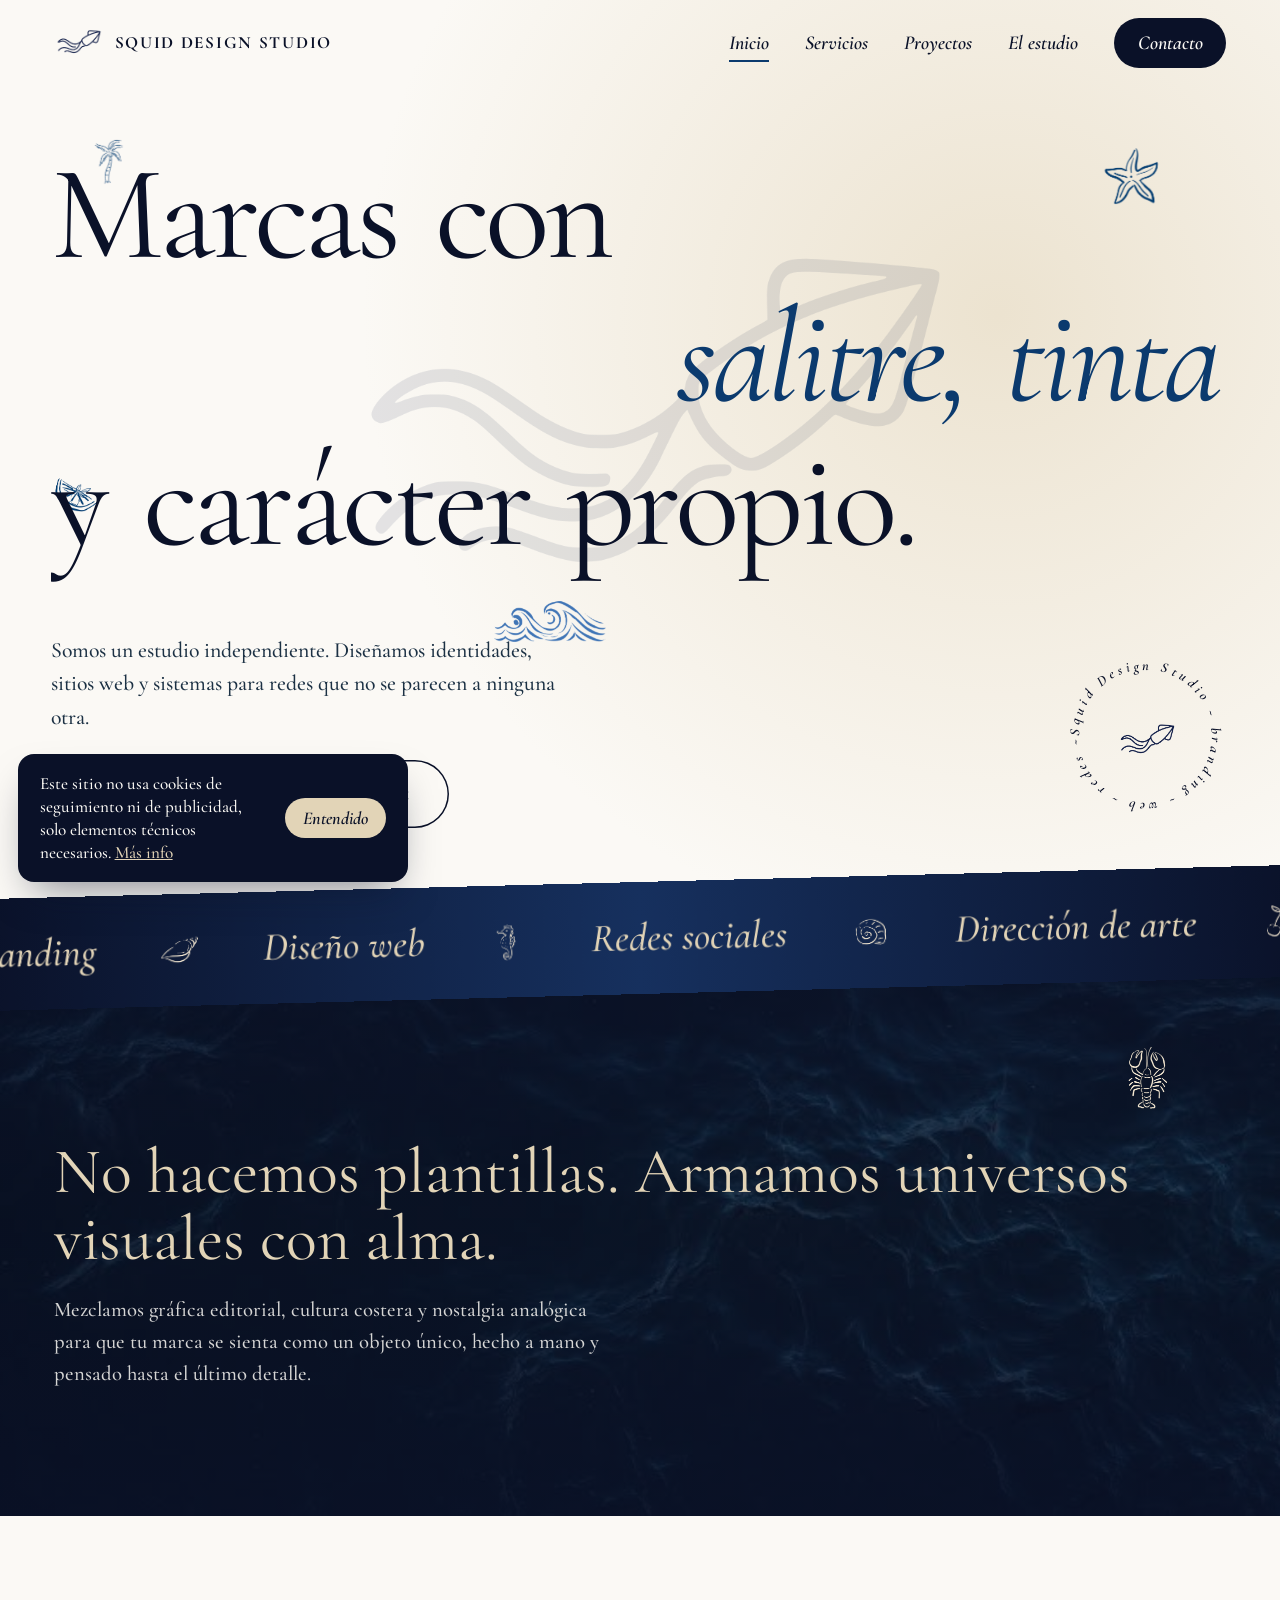
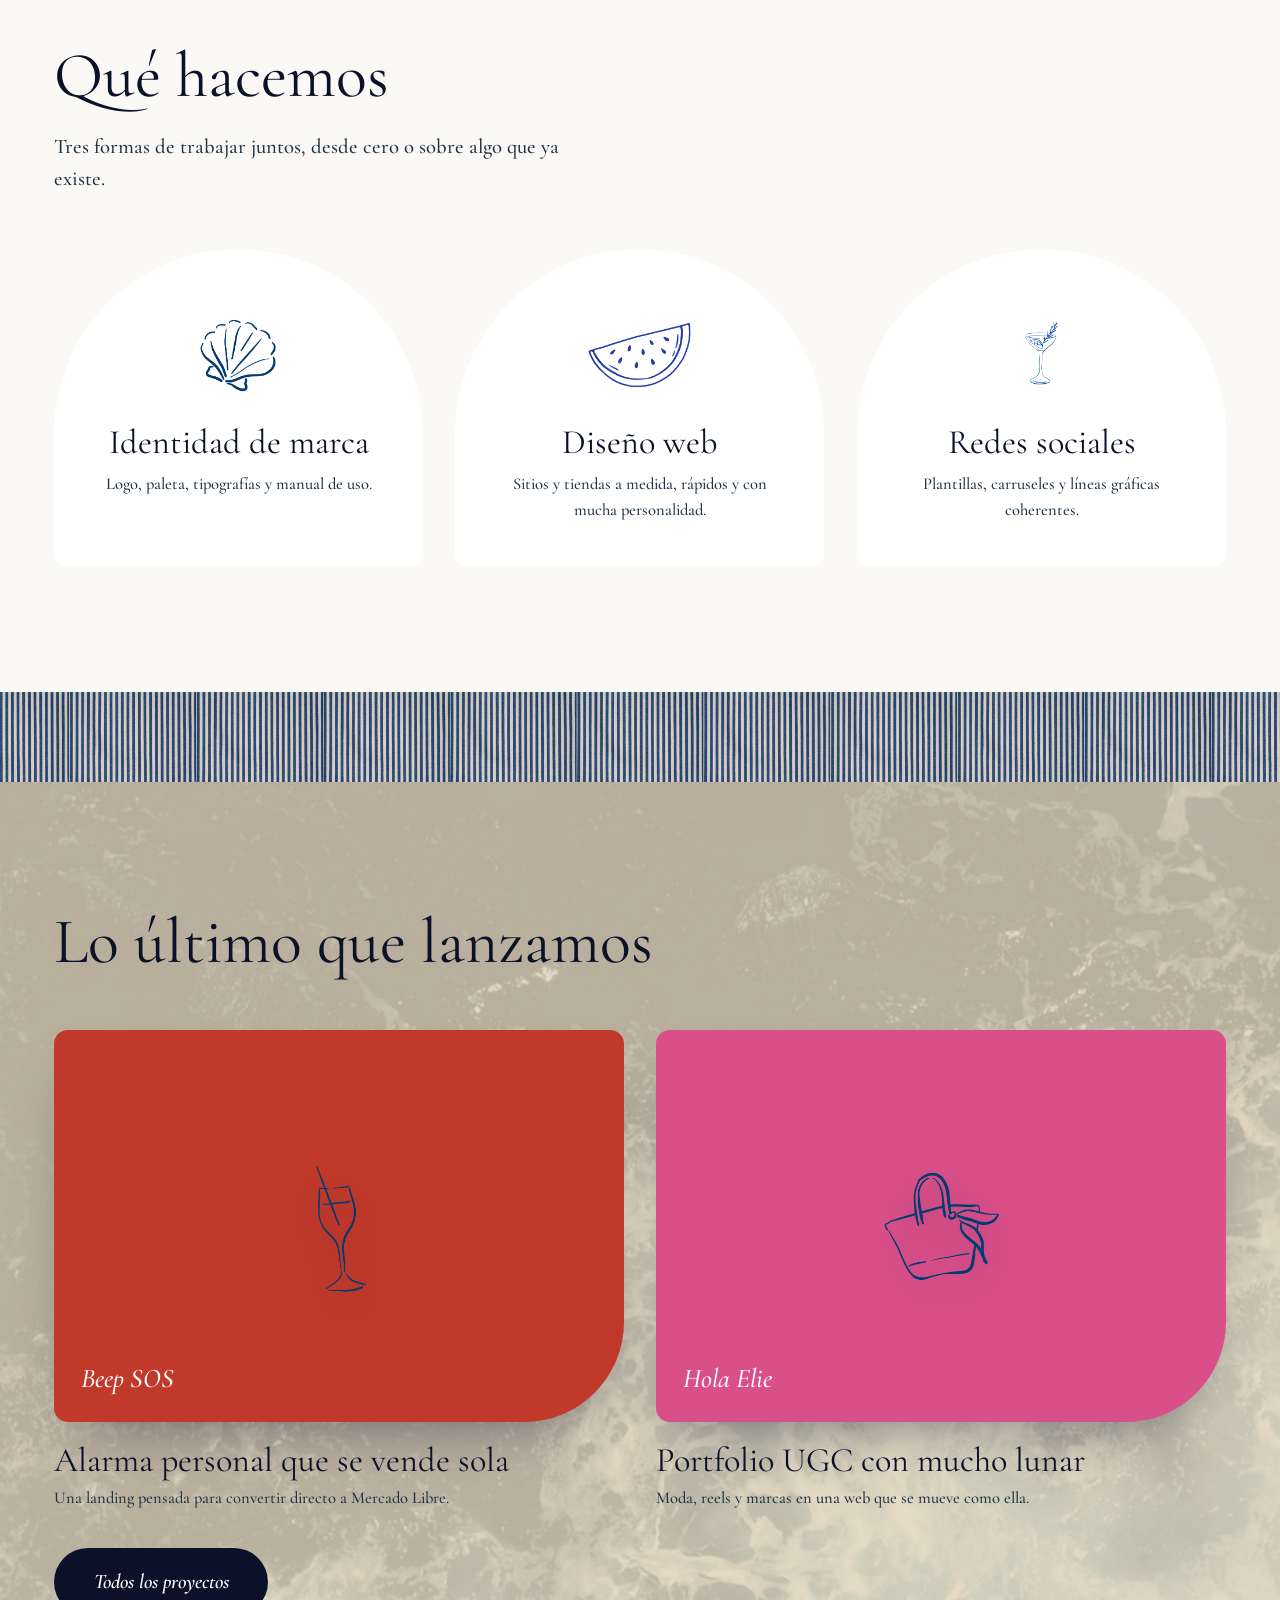
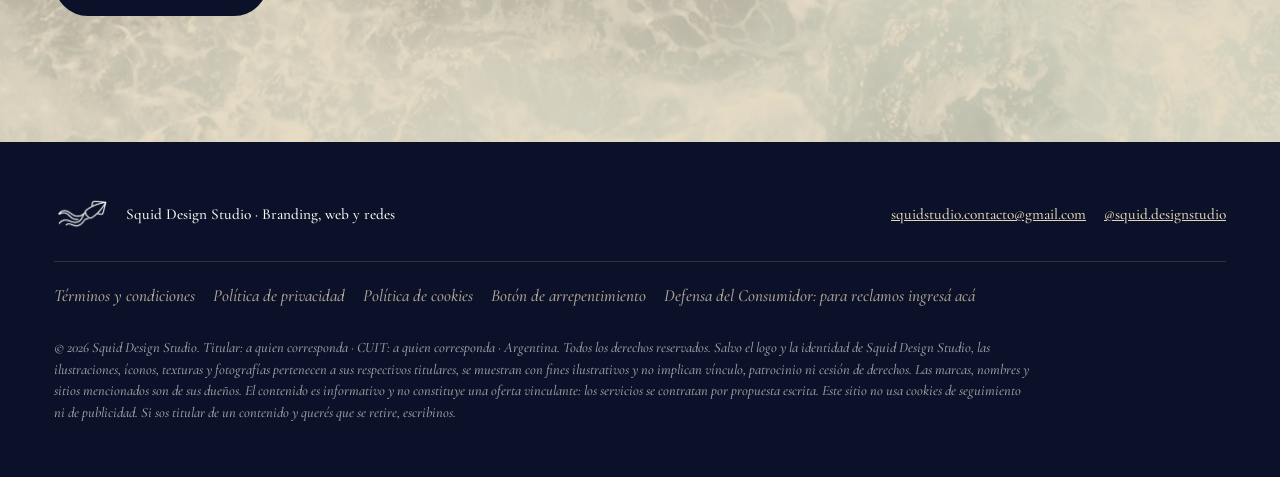
<file: index.html>
<!DOCTYPE html>
<html lang="es"><head><meta charset="UTF-8"><meta name="viewport" content="width=device-width,initial-scale=1">
<title>Branding, web y redes — Squid Design Studio</title><meta name="description" content="Estudio independiente de diseño: identidades de marca, sitios web y diseño para redes con estilo propio.">
<link rel="preconnect" href="https://fonts.googleapis.com"><link rel="preconnect" href="https://fonts.gstatic.com" crossorigin>
<link href="https://fonts.googleapis.com/css2?family=Cormorant+Garamond:ital,wght@0,400;0,500;0,600;0,700;1,400;1,500;1,600&display=swap" rel="stylesheet">
<link rel="icon" href="assets/images/Logo%20negro.png"><link rel="stylesheet" href="styles.css"></head>
<body data-page="index">
<main>
<section class="hero">
 <span class="fl" data-s="30" style="top:14%;left:5%;width:clamp(48px,7vw,120px)"><img src="assets/images/palmera.png" alt=""></span>
 <span class="fl" data-s="-25" style="top:64%;left:38%;width:clamp(70px,10vw,170px)"><img src="assets/images/olas.png" alt="" style="--fd:-2s"></span>
 <span class="fl x" data-s="40" style="top:16%;right:8%;width:clamp(50px,7vw,120px)"><img src="assets/images/estrella.png" alt="" style="--fd:-4s"></span>
 <span class="fl x" data-s="-35" style="top:52%;left:3%;width:clamp(50px,6vw,100px)"><img src="assets/images/limon.png" alt="" style="--fd:-1s"></span>
 <img src="assets/images/Logo%20negro.png" alt="" class="logo-big">
 <h1><span class="ln" data-split>Marcas con</span><span class="ln r" data-split>salitre, tinta</span><span class="ln" data-split>y carácter propio.</span></h1>
 <div class="hero-b">
  <div><p class="lead">Somos un estudio independiente. Diseñamos identidades, sitios web y sistemas para redes que no se parecen a ninguna otra.</p>
  <div class="row"><a href="proyectos.html" class="btn"><span>Ver proyectos</span></a><a href="contacto.html" class="btn ghost"><span>Contanos tu idea</span></a></div></div>
  <div class="seal"><svg viewBox="0 0 200 200" aria-hidden="true"><defs><path id="c" d="M100,100 m-80,0 a80,80 0 1,1 160,0 a80,80 0 1,1 -160,0"/></defs><text><textPath href="#c" textLength="498" lengthAdjust="spacing">Squid Design Studio ~ branding ~ web ~ redes ~ </textPath></text></svg><img src="assets/images/Logo%20negro.png" alt=""></div>
 </div>
</section>
<div class="mq"><div><span>Branding</span><img src="assets/images/concha1.png" alt=""><span>Diseño web</span><img src="assets/images/caballito.png" alt=""><span>Redes sociales</span><img src="assets/images/caracol.png" alt=""><span>Dirección de arte</span><img src="assets/images/cerezas.png" alt=""></div></div>
<section class="dark" style="padding-top:9rem">
 <span class="fl" data-s="30" style="top:12%;right:6%;width:110px"><img src="assets/images/crustaceo.png" alt="" style="filter:brightness(0) invert(.85) sepia(.4)"></span>
 <div class="wrap"><h2 class="rv">No hacemos plantillas. Armamos universos visuales con alma.</h2><p class="lead rv">Mezclamos gráfica editorial, cultura costera y nostalgia analógica para que tu marca se sienta como un objeto único, hecho a mano y pensado hasta el último detalle.</p></div>
</section>
<section>
 <div class="wrap"><h2 class="rv">Qué hacemos</h2><p class="lead rv">Tres formas de trabajar juntos, desde cero o sobre algo que ya existe.</p>
 <div class="grid">
  <a href="servicios.html" class="card tilt rv"><img src="assets/images/concha2.png" alt=""><h3>Identidad de marca</h3><p>Logo, paleta, tipografías y manual de uso.</p></a>
  <a href="servicios.html" class="card tilt rv"><img src="assets/images/sandia.png" alt=""><h3>Diseño web</h3><p>Sitios y tiendas a medida, rápidos y con mucha personalidad.</p></a>
  <a href="servicios.html" class="card tilt rv"><img src="assets/images/copa2.png" alt=""><h3>Redes sociales</h3><p>Plantillas, carruseles y líneas gráficas coherentes.</p></a>
 </div></div>
</section>
<div class="stripe"></div>
<section class="sandbg">
 <div class="wrap"><h2 class="rv">Lo último que lanzamos</h2>
 <div class="mini" style="margin-top:3rem">
  <div class="rv"><a class="shot tilt" href="proyectos.html" style="--bg:#c0392b"><img src="assets/images/copa.png" alt=""><em>Beep SOS</em></a><h3>Alarma personal que se vende sola</h3><p>Una landing pensada para convertir directo a Mercado Libre.</p></div>
  <div class="rv"><a class="shot tilt" href="proyectos.html" style="--bg:#d94f8a"><img src="assets/images/bolsa.png" alt=""><em>Hola Elie</em></a><h3>Portfolio UGC con mucho lunar</h3><p>Moda, reels y marcas en una web que se mueve como ella.</p></div>
 </div>
 <div class="row"><a href="proyectos.html" class="btn"><span>Todos los proyectos</span></a></div></div>
</section>
</main>
<script src="script.js"></script></body></html>
</file>
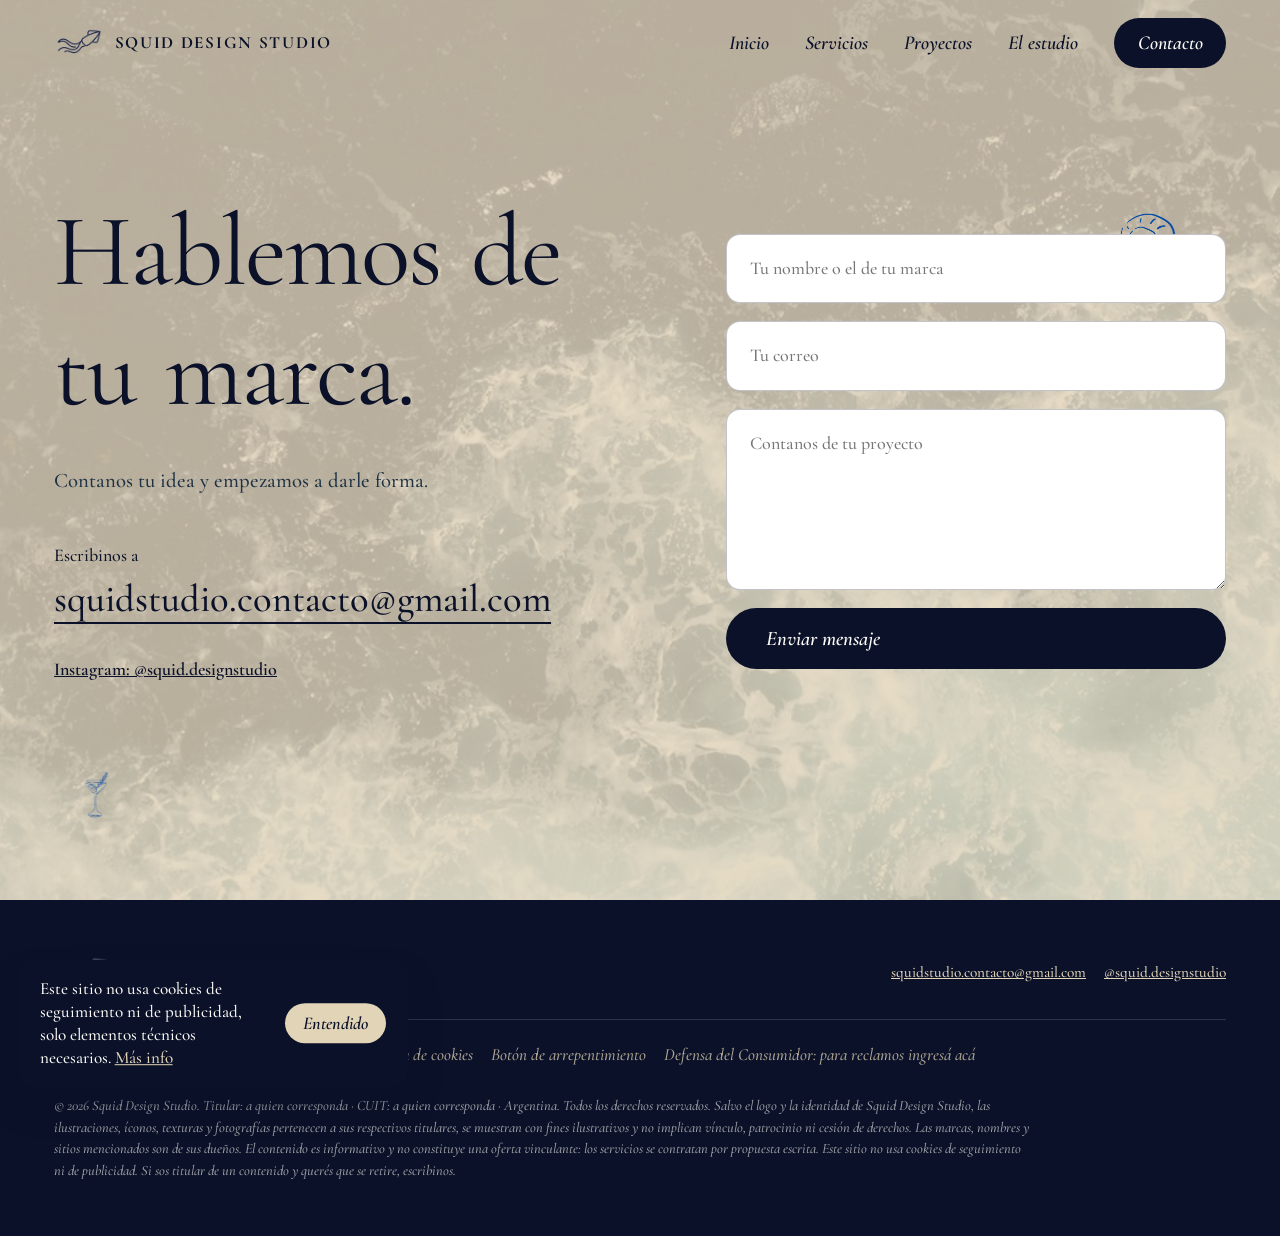
<file: contacto.html>
<!DOCTYPE html>
<html lang="es"><head><meta charset="UTF-8"><meta name="viewport" content="width=device-width,initial-scale=1">
<title>Contacto — Squid Design Studio</title><meta name="description" content="Escribinos para empezar tu proyecto de branding, web o redes.">
<link rel="preconnect" href="https://fonts.googleapis.com"><link rel="preconnect" href="https://fonts.gstatic.com" crossorigin>
<link href="https://fonts.googleapis.com/css2?family=Cormorant+Garamond:ital,wght@0,400;0,500;0,600;0,700;1,400;1,500;1,600&display=swap" rel="stylesheet">
<link rel="icon" href="assets/images/Logo%20negro.png"><link rel="stylesheet" href="styles.css"></head>
<body data-page="contacto">
<main>
<section class="pagehead sandbg" style="min-height:100vh">
 <span class="fl" data-s="30" style="top:22%;right:6%;width:110px"><img src="assets/images/caracol.png" alt=""></span>
 <span class="fl x" data-s="-30" style="bottom:8%;left:4%;width:90px"><img src="assets/images/copa2.png" alt=""></span>
 <div class="wrap split">
  <div><h1 data-split>Hablemos de tu marca.</h1><p class="lead" style="margin-top:1.5rem">Contanos tu idea y empezamos a darle forma.</p>
   <p style="margin-top:2.5rem">Escribinos a</p><a href="mailto:squidstudio.contacto@gmail.com" class="mail">squidstudio.contacto@gmail.com</a>
   <p style="margin-top:1.5rem"><a href="https://www.instagram.com/squid.designstudio/" target="_blank" rel="noopener" style="font-weight:600">Instagram: @squid.designstudio</a></p></div>
  <form name="contact" method="POST" data-netlify="true" class="cform rv"><input type="hidden" name="form-name" value="contact">
   <input type="text" name="name" placeholder="Tu nombre o el de tu marca" required><input type="email" name="email" placeholder="Tu correo" required>
   <textarea name="message" rows="5" placeholder="Contanos de tu proyecto" required></textarea><button class="btn" type="submit"><span>Enviar mensaje</span></button></form>
 </div>
</section>
</main>
<script src="script.js"></script></body></html>
</file>
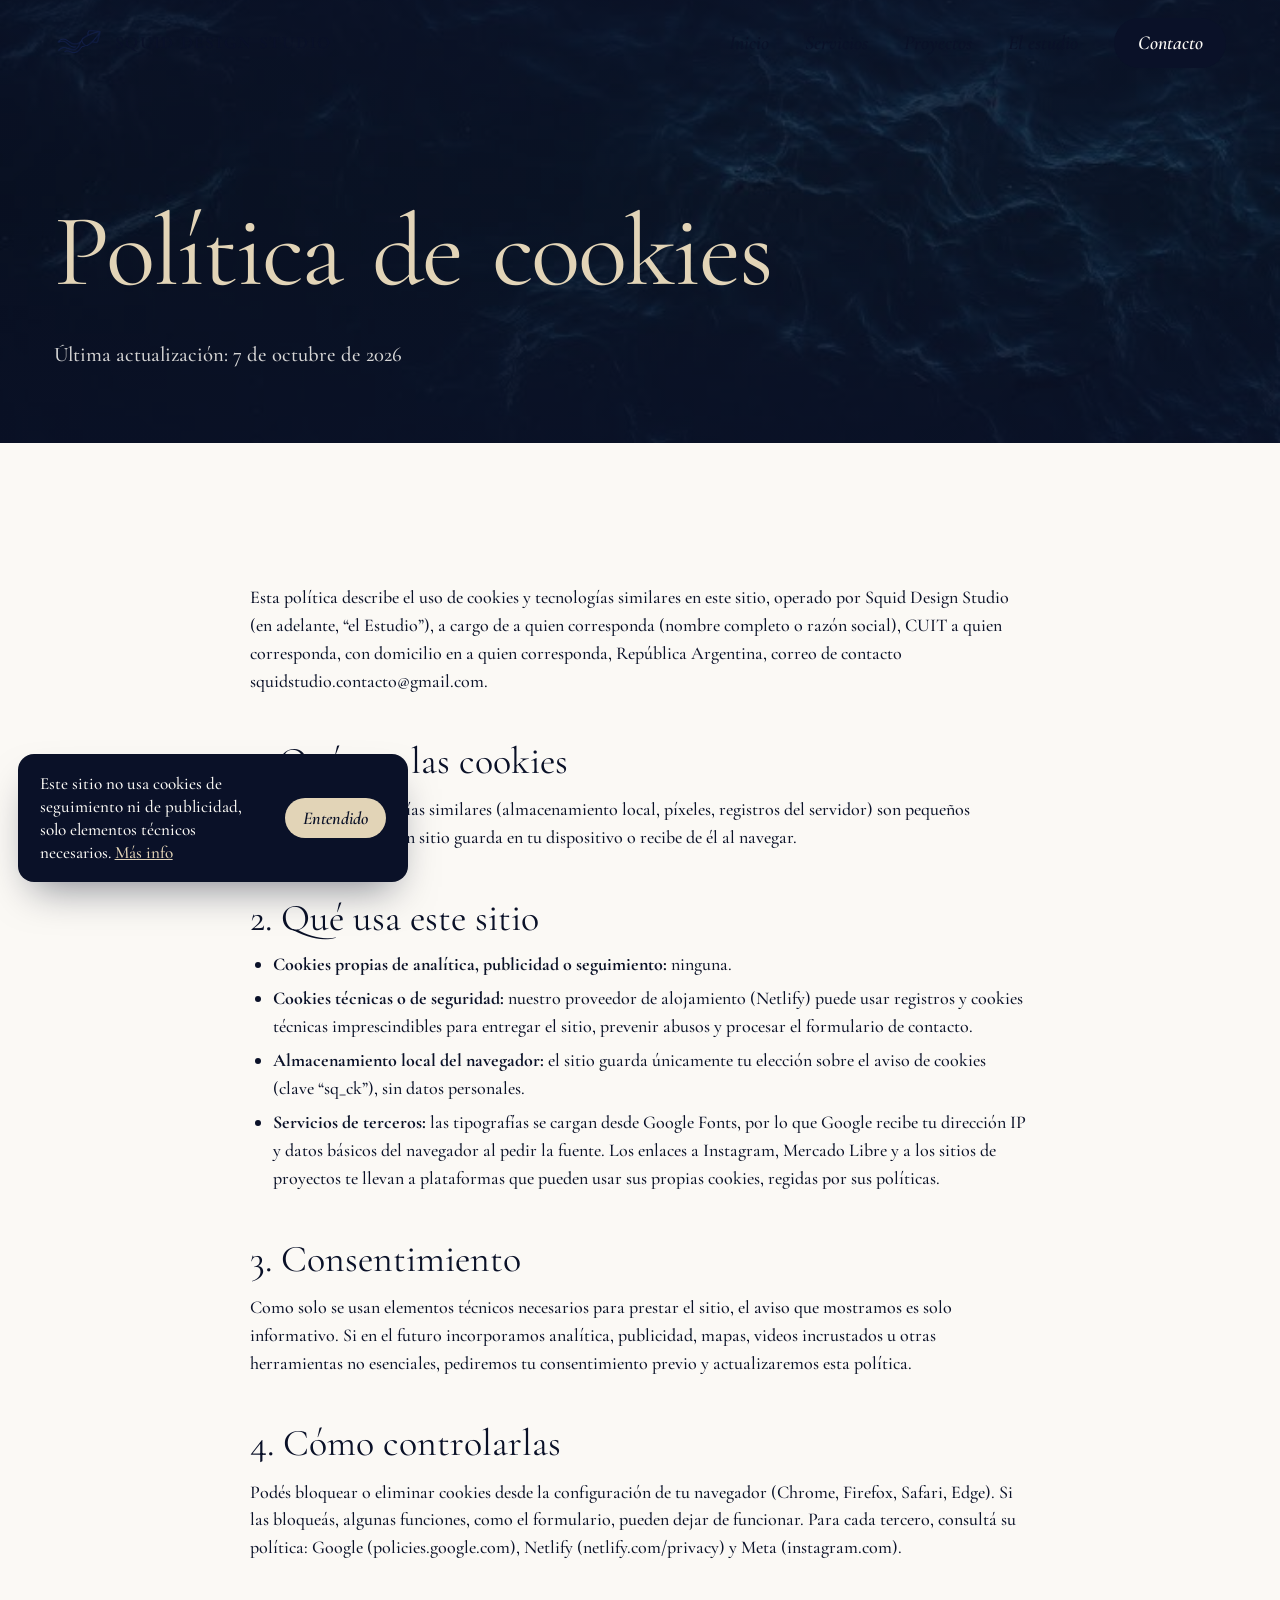
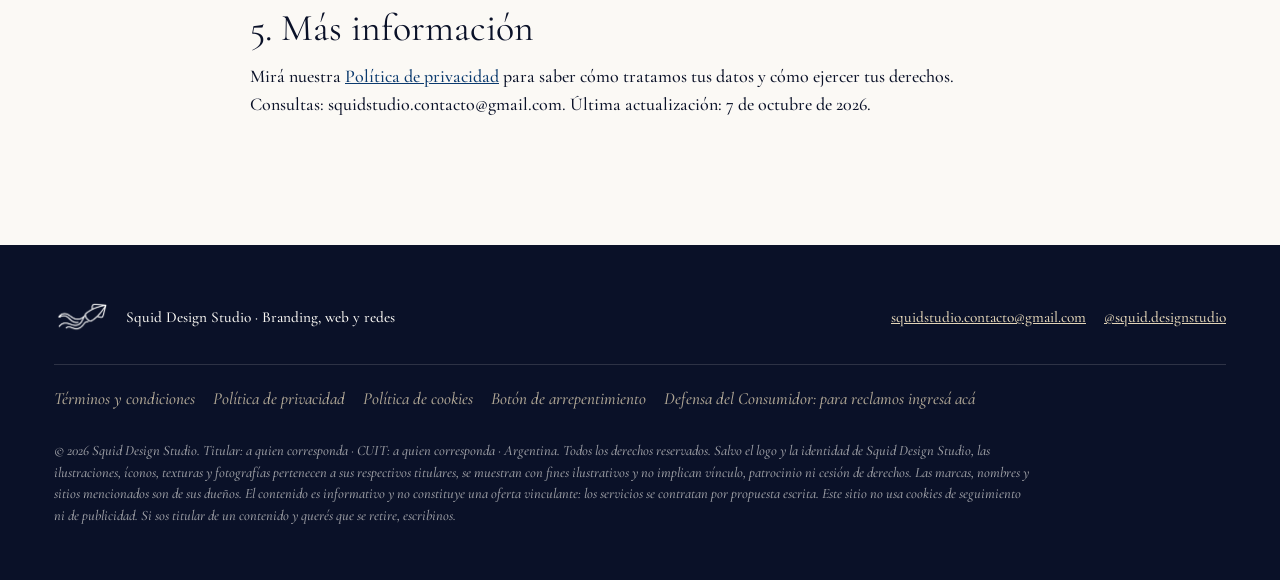
<file: cookies.html>
<!DOCTYPE html>
<html lang="es"><head><meta charset="UTF-8"><meta name="viewport" content="width=device-width,initial-scale=1">
<title>Política de cookies — Squid Design Studio</title><meta name="description" content="Qué cookies y tecnologías similares usa el sitio de Squid Design Studio."><meta name="robots" content="index,follow">
<link rel="preconnect" href="https://fonts.googleapis.com"><link rel="preconnect" href="https://fonts.gstatic.com" crossorigin>
<link href="https://fonts.googleapis.com/css2?family=Cormorant+Garamond:ital,wght@0,400;0,500;0,600;0,700;1,400;1,500;1,600&display=swap" rel="stylesheet">
<link rel="icon" href="assets/images/Logo%20negro.png"><link rel="stylesheet" href="styles.css"></head>
<body data-page="legal">
<main><section class="pagehead dark" style="padding-bottom:4rem"><div class="wrap"><h1 data-split style="color:var(--sand)">Política de cookies</h1><p class="lead" style="margin-top:1.2rem">Última actualización: 7 de octubre de 2026</p></div></section>
<section><div class="wrap legal"><p>Esta política describe el uso de cookies y tecnologías similares en este sitio, operado por Squid Design Studio (en adelante, “el Estudio”), a cargo de a quien corresponda (nombre completo o razón social), CUIT a quien corresponda, con domicilio en a quien corresponda, República Argentina, correo de contacto squidstudio.contacto@gmail.com.</p>
<h2 class="rv">1. Qué son las cookies</h2>
<p>Las cookies y tecnologías similares (almacenamiento local, píxeles, registros del servidor) son pequeños archivos o datos que un sitio guarda en tu dispositivo o recibe de él al navegar.</p>
<h2 class="rv">2. Qué usa este sitio</h2>
<ul><li><b>Cookies propias de analítica, publicidad o seguimiento:</b> ninguna.</li><li><b>Cookies técnicas o de seguridad:</b> nuestro proveedor de alojamiento (Netlify) puede usar registros y cookies técnicas imprescindibles para entregar el sitio, prevenir abusos y procesar el formulario de contacto.</li><li><b>Almacenamiento local del navegador:</b> el sitio guarda únicamente tu elección sobre el aviso de cookies (clave “sq_ck”), sin datos personales.</li><li><b>Servicios de terceros:</b> las tipografías se cargan desde Google Fonts, por lo que Google recibe tu dirección IP y datos básicos del navegador al pedir la fuente. Los enlaces a Instagram, Mercado Libre y a los sitios de proyectos te llevan a plataformas que pueden usar sus propias cookies, regidas por sus políticas.</li></ul>
<h2 class="rv">3. Consentimiento</h2>
<p>Como solo se usan elementos técnicos necesarios para prestar el sitio, el aviso que mostramos es solo informativo. Si en el futuro incorporamos analítica, publicidad, mapas, videos incrustados u otras herramientas no esenciales, pediremos tu consentimiento previo y actualizaremos esta política.</p>
<h2 class="rv">4. Cómo controlarlas</h2>
<p>Podés bloquear o eliminar cookies desde la configuración de tu navegador (Chrome, Firefox, Safari, Edge). Si las bloqueás, algunas funciones, como el formulario, pueden dejar de funcionar. Para cada tercero, consultá su política: Google (policies.google.com), Netlify (netlify.com/privacy) y Meta (instagram.com).</p>
<h2 class="rv">5. Más información</h2>
<p>Mirá nuestra <a href="privacidad.html">Política de privacidad</a> para saber cómo tratamos tus datos y cómo ejercer tus derechos. Consultas: squidstudio.contacto@gmail.com. Última actualización: 7 de octubre de 2026.</p>
</div></section></main><script src="script.js"></script></body></html>
</file>
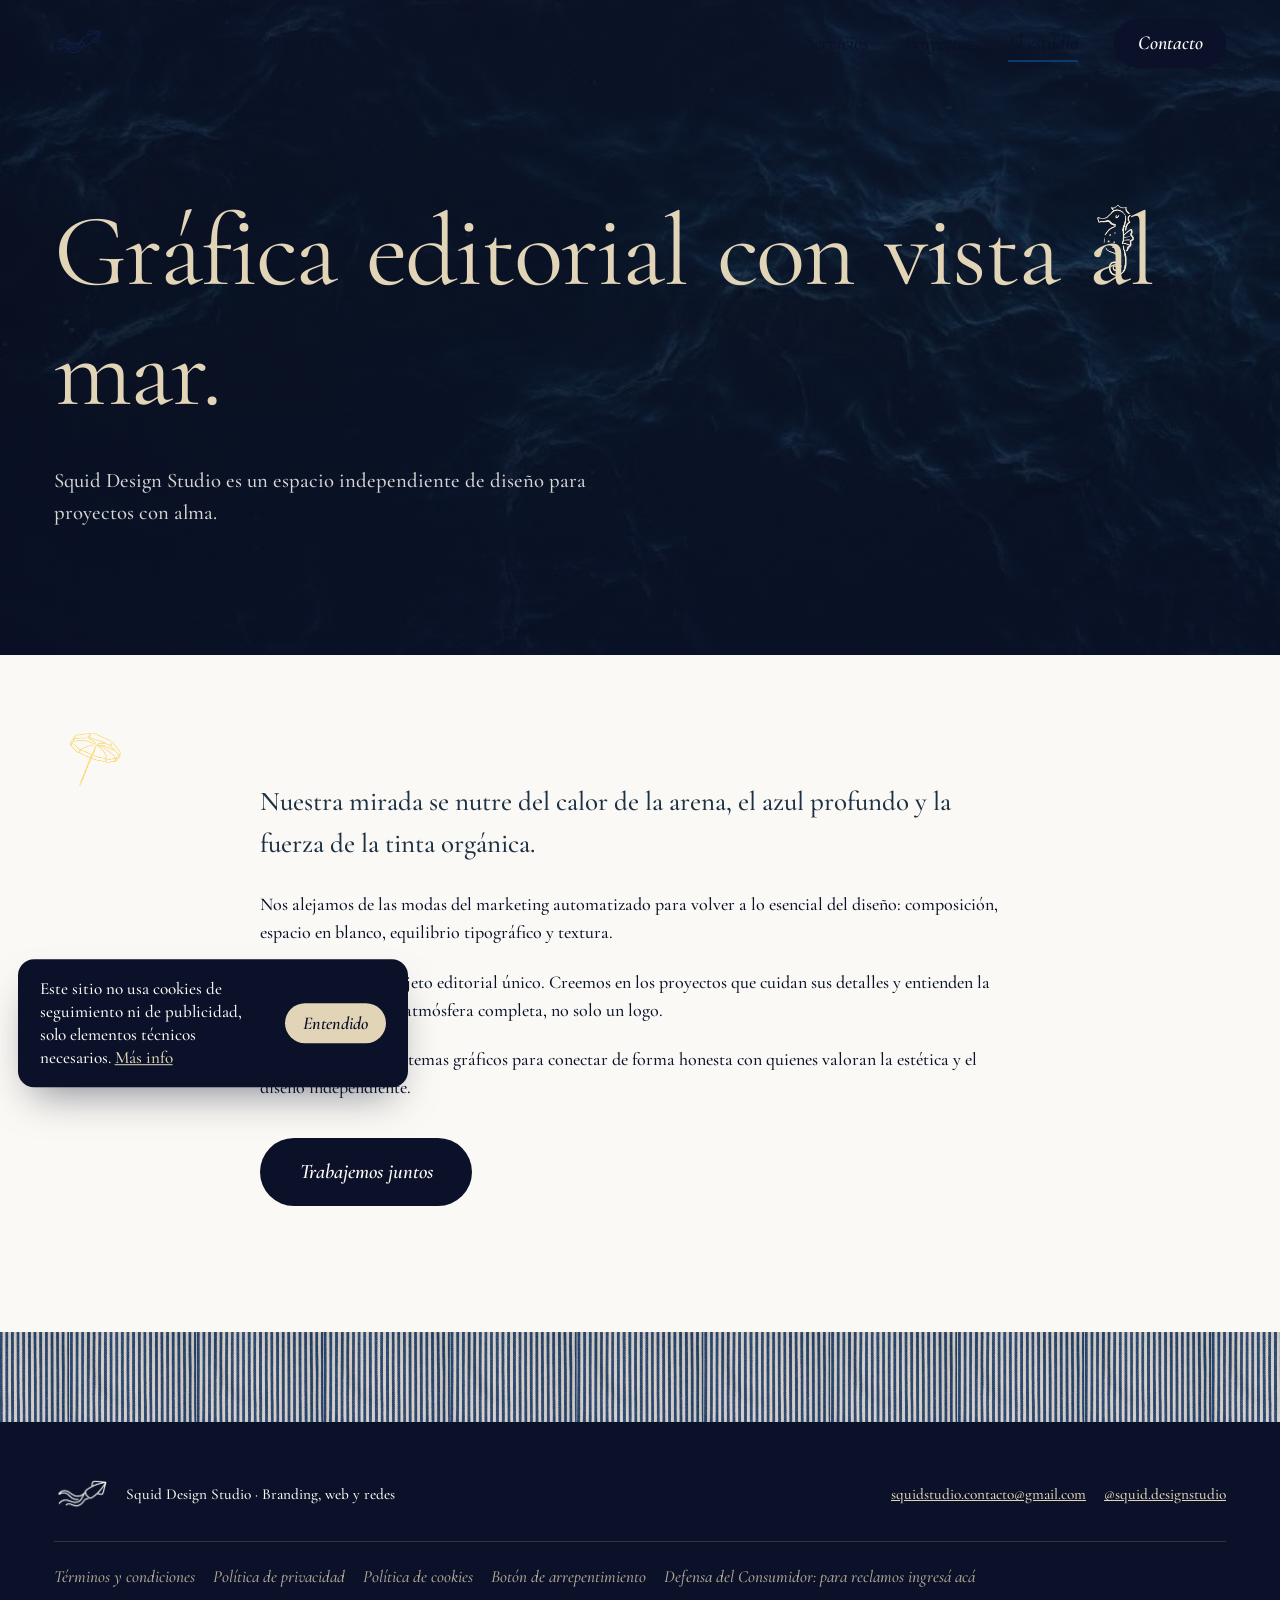
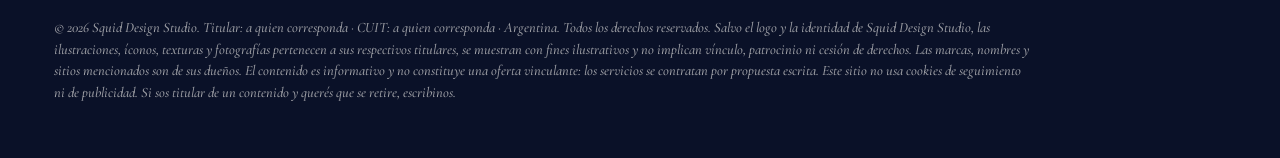
<file: estudio.html>
<!DOCTYPE html>
<html lang="es"><head><meta charset="UTF-8"><meta name="viewport" content="width=device-width,initial-scale=1">
<title>El estudio — Squid Design Studio</title><meta name="description" content="Squid Design Studio: diseño independiente donde la gráfica editorial se encuentra con el mar.">
<link rel="preconnect" href="https://fonts.googleapis.com"><link rel="preconnect" href="https://fonts.gstatic.com" crossorigin>
<link href="https://fonts.googleapis.com/css2?family=Cormorant+Garamond:ital,wght@0,400;0,500;0,600;0,700;1,400;1,500;1,600&display=swap" rel="stylesheet">
<link rel="icon" href="assets/images/Logo%20negro.png"><link rel="stylesheet" href="styles.css"></head>
<body data-page="estudio">
<main>
<section class="pagehead dark" style="padding-bottom:7rem">
 <span class="fl" data-s="30" style="top:30%;right:8%;width:120px"><img src="assets/images/caballito.png" alt="" style="filter:brightness(0) invert(.85) sepia(.4)"></span>
 <div class="wrap"><h1 data-split style="color:var(--sand)">Gráfica editorial con vista al mar.</h1><p class="lead" style="margin-top:1.5rem">Squid Design Studio es un espacio independiente de diseño para proyectos con alma.</p></div>
</section>
<section>
 <span class="fl" data-s="25" style="top:10%;left:3%;width:110px"><img src="assets/images/sombrilla.png" alt=""></span>
 <div class="wrap" style="max-width:760px"><p class="lead rv" style="font-size:1.5rem;font-family:var(--serif);max-width:none">Nuestra mirada se nutre del calor de la arena, el azul profundo y la fuerza de la tinta orgánica.</p>
 <p class="rv" style="margin-top:1.5rem">Nos alejamos de las modas del marketing automatizado para volver a lo esencial del diseño: composición, espacio en blanco, equilibrio tipográfico y textura.</p>
 <p class="rv" style="margin-top:1.2rem">Cada marca es un objeto editorial único. Creemos en los proyectos que cuidan sus detalles y entienden la identidad como una atmósfera completa, no solo un logo.</p>
 <p class="rv" style="margin-top:1.2rem">Diseñamos webs y sistemas gráficos para conectar de forma honesta con quienes valoran la estética y el diseño independiente.</p>
 <div class="row"><a href="contacto.html" class="btn"><span>Trabajemos juntos</span></a></div></div>
</section>
<div class="stripe"></div>
</main>
<script src="script.js"></script></body></html>
</file>
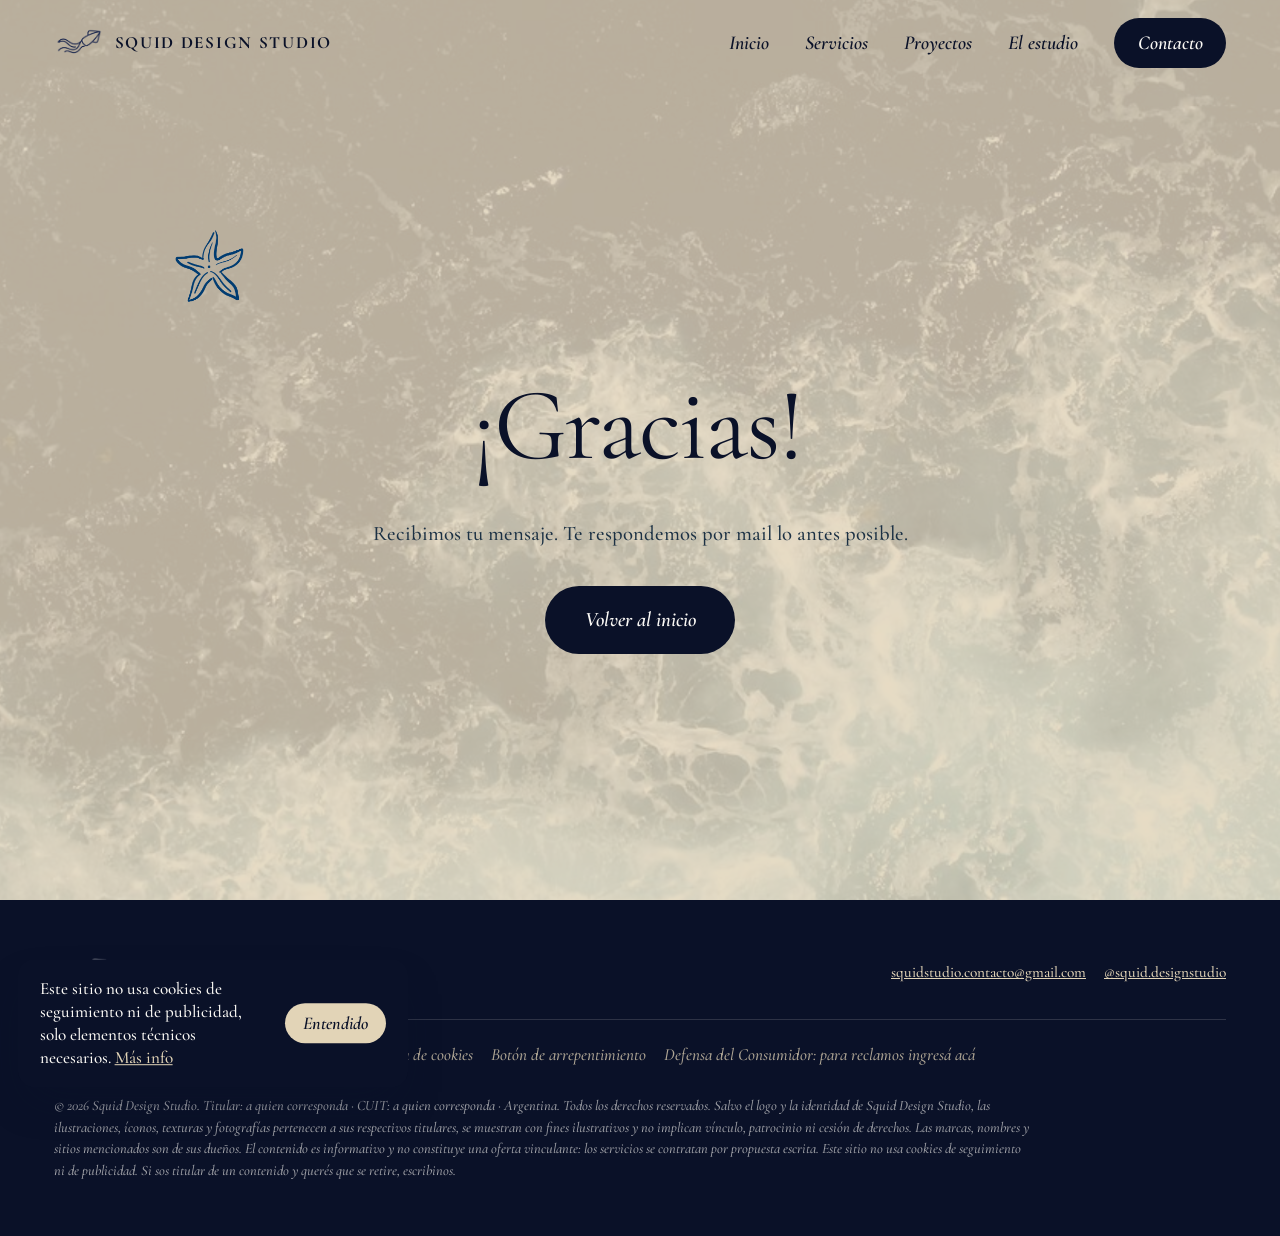
<file: gracias.html>
<!DOCTYPE html>
<html lang="es"><head><meta charset="UTF-8"><meta name="viewport" content="width=device-width,initial-scale=1">
<title>¡Gracias! — Squid Design Studio</title><meta name="description" content="Recibimos tu mensaje."><meta name="robots" content="noindex">
<link rel="preconnect" href="https://fonts.googleapis.com"><link rel="preconnect" href="https://fonts.gstatic.com" crossorigin>
<link href="https://fonts.googleapis.com/css2?family=Cormorant+Garamond:ital,wght@0,400;0,500;0,600;0,700;1,400;1,500;1,600&display=swap" rel="stylesheet">
<link rel="icon" href="assets/images/Logo%20negro.png"><link rel="stylesheet" href="styles.css"></head>
<body data-page="legal">
<main><section class="pagehead sandbg" style="min-height:100svh;display:grid;place-items:center;text-align:center"><span class="fl" data-s="30" style="top:25%;left:12%;width:clamp(60px,9vw,120px)"><img src="assets/images/estrella.png" alt=""></span><div class="wrap"><h1 data-split>¡Gracias!</h1><p class="lead" style="margin:1.5rem auto">Recibimos tu mensaje. Te respondemos por mail lo antes posible.</p><div class="row" style="justify-content:center"><a href="index.html" class="btn"><span>Volver al inicio</span></a></div></div></section></main><script src="script.js"></script></body></html>
</file>
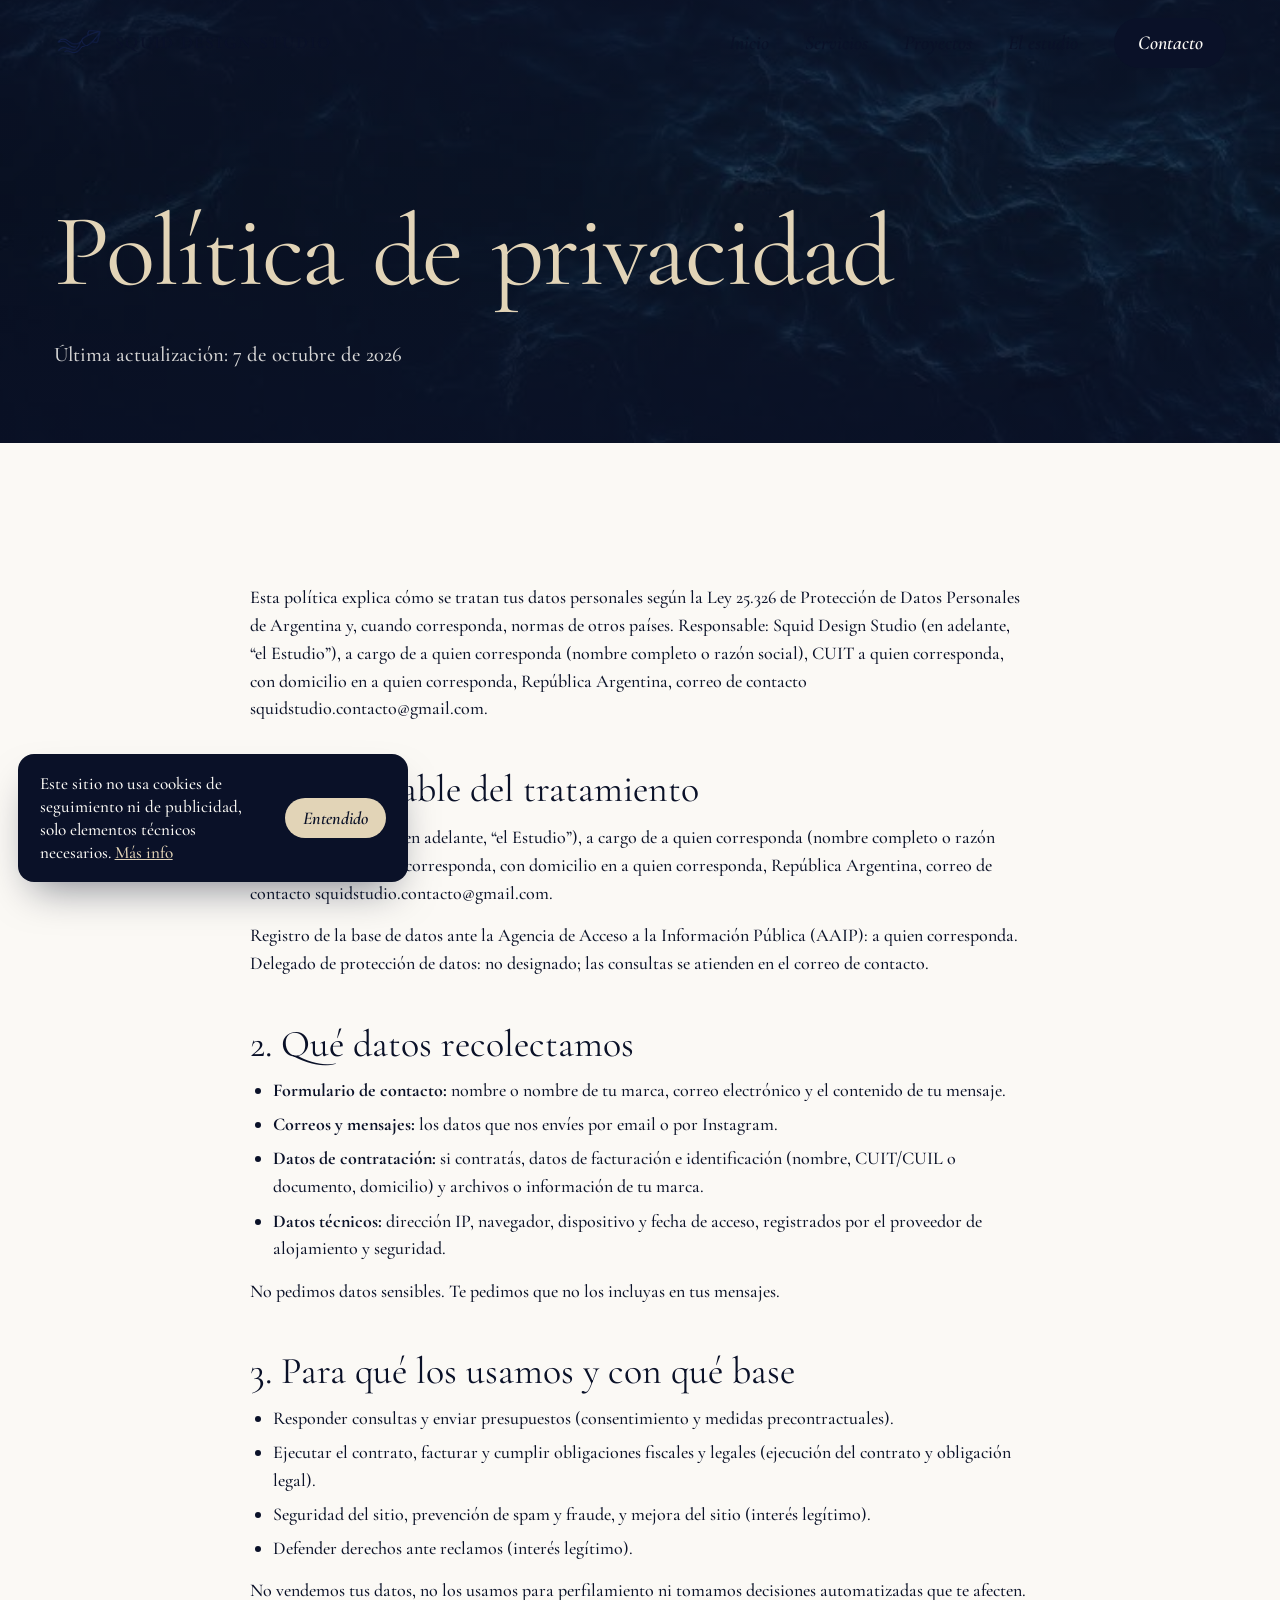
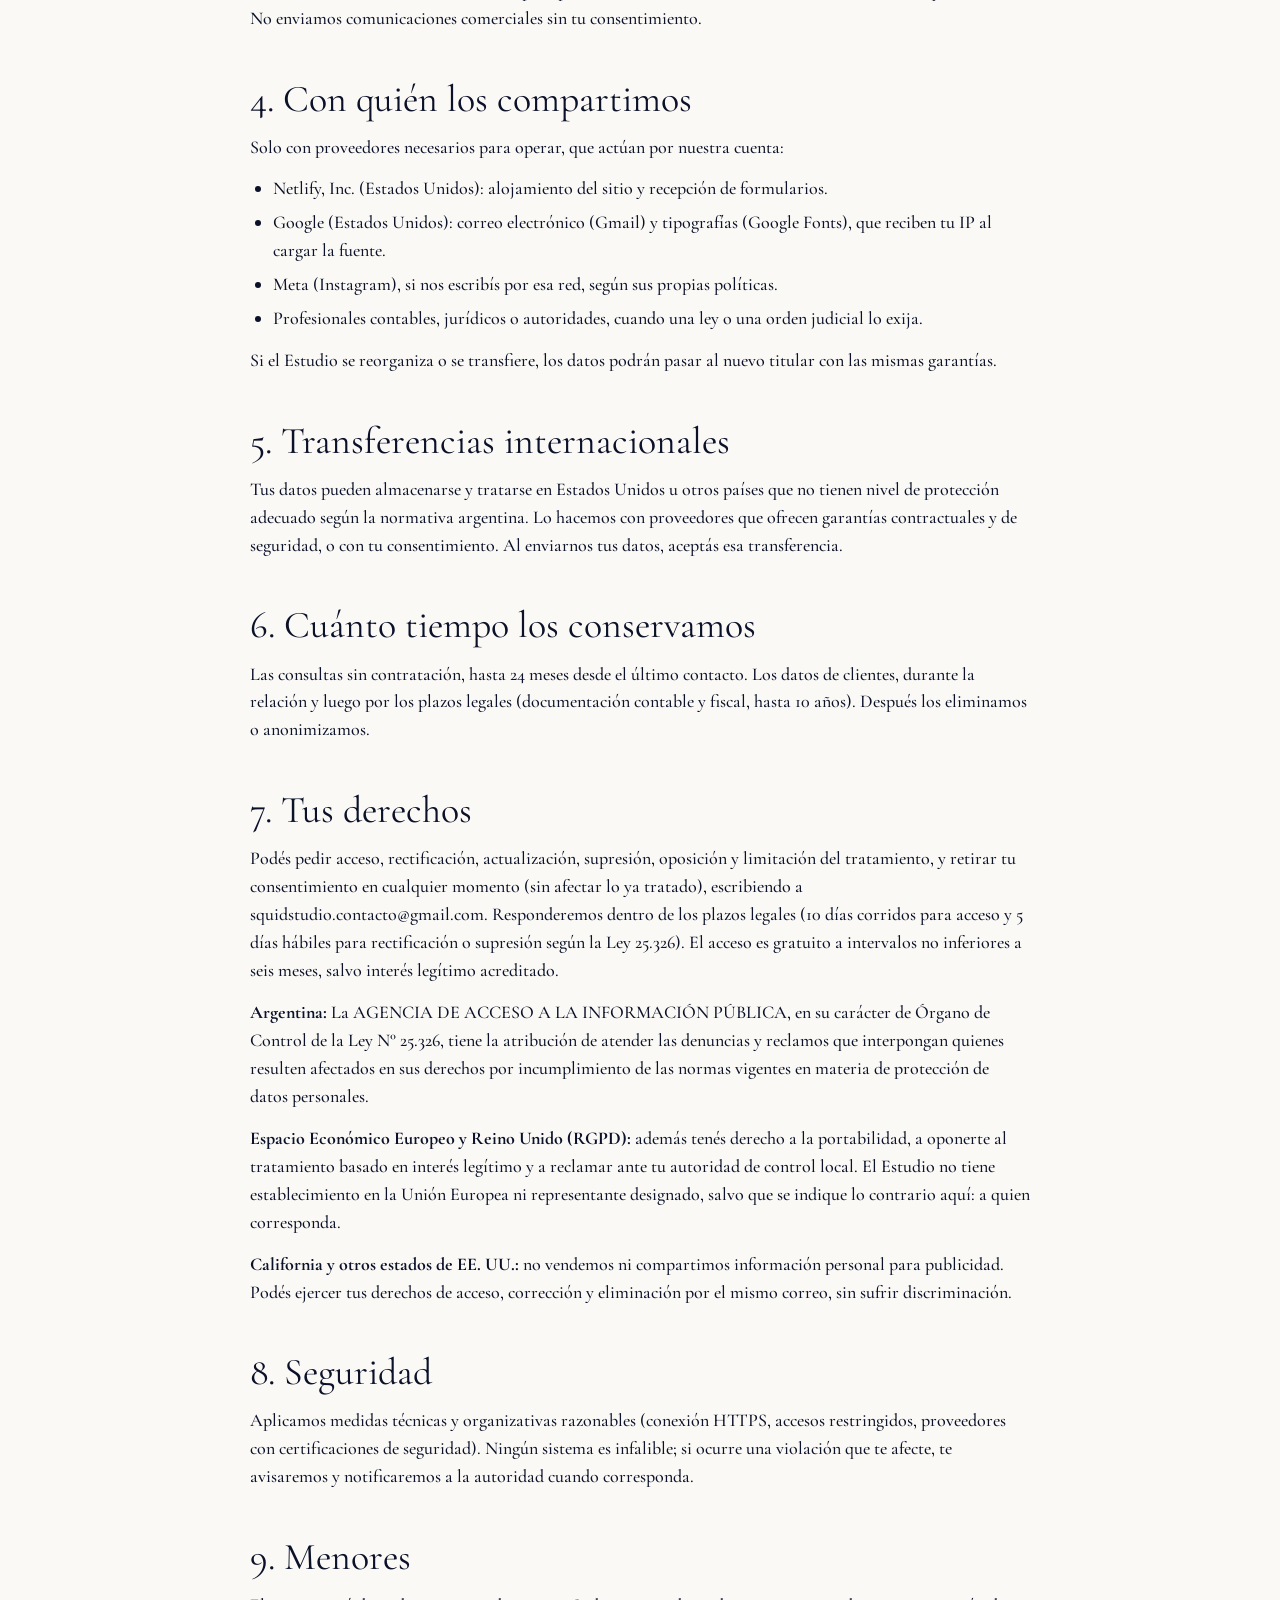
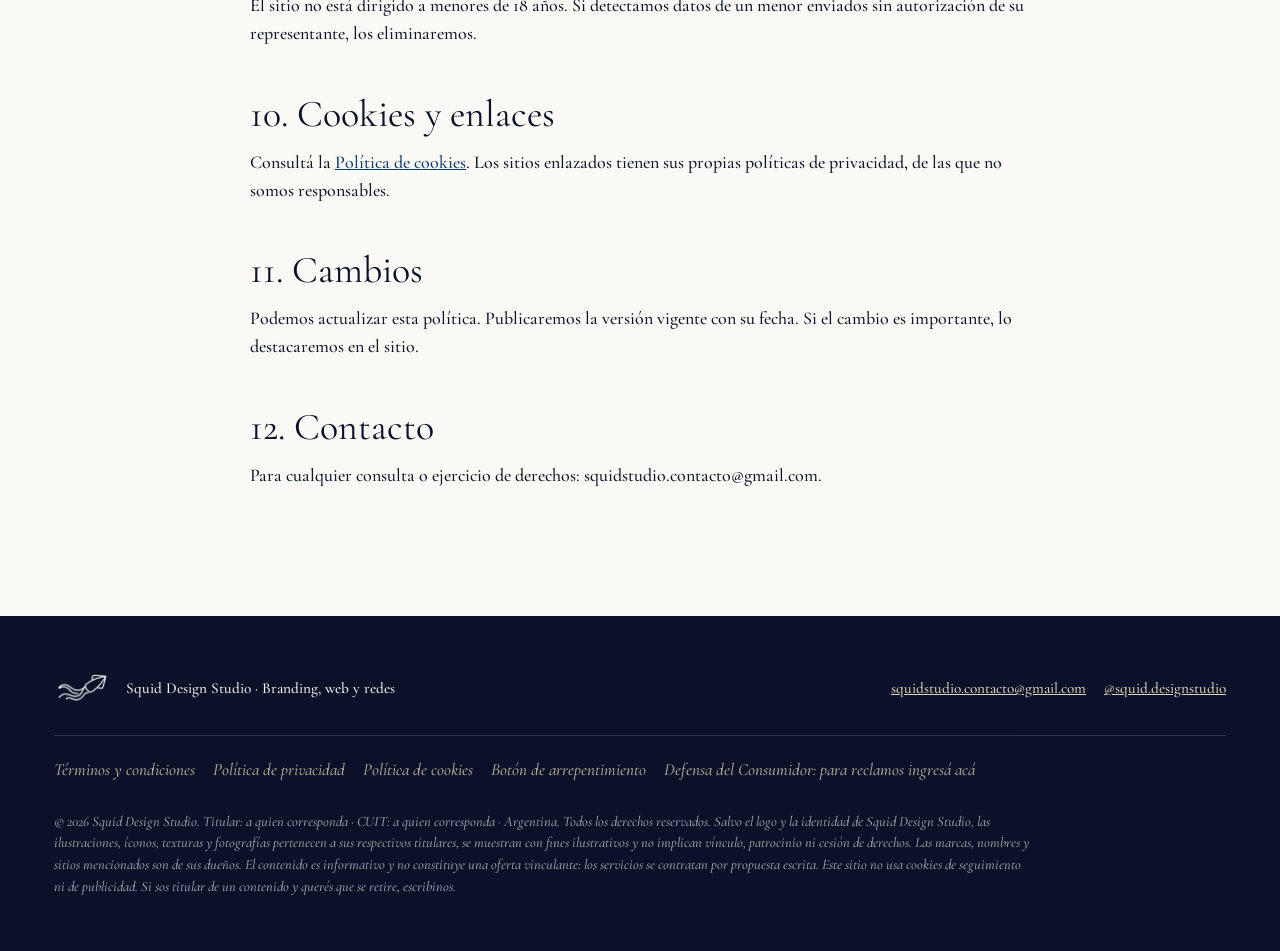
<file: privacidad.html>
<!DOCTYPE html>
<html lang="es"><head><meta charset="UTF-8"><meta name="viewport" content="width=device-width,initial-scale=1">
<title>Política de privacidad — Squid Design Studio</title><meta name="description" content="Cómo Squid Design Studio recolecta, usa y protege tus datos personales."><meta name="robots" content="index,follow">
<link rel="preconnect" href="https://fonts.googleapis.com"><link rel="preconnect" href="https://fonts.gstatic.com" crossorigin>
<link href="https://fonts.googleapis.com/css2?family=Cormorant+Garamond:ital,wght@0,400;0,500;0,600;0,700;1,400;1,500;1,600&display=swap" rel="stylesheet">
<link rel="icon" href="assets/images/Logo%20negro.png"><link rel="stylesheet" href="styles.css"></head>
<body data-page="legal">
<main><section class="pagehead dark" style="padding-bottom:4rem"><div class="wrap"><h1 data-split style="color:var(--sand)">Política de privacidad</h1><p class="lead" style="margin-top:1.2rem">Última actualización: 7 de octubre de 2026</p></div></section>
<section><div class="wrap legal"><p>Esta política explica cómo se tratan tus datos personales según la Ley 25.326 de Protección de Datos Personales de Argentina y, cuando corresponda, normas de otros países. Responsable: Squid Design Studio (en adelante, “el Estudio”), a cargo de a quien corresponda (nombre completo o razón social), CUIT a quien corresponda, con domicilio en a quien corresponda, República Argentina, correo de contacto squidstudio.contacto@gmail.com.</p>
<h2 class="rv">1. Responsable del tratamiento</h2>
<p>Squid Design Studio (en adelante, “el Estudio”), a cargo de a quien corresponda (nombre completo o razón social), CUIT a quien corresponda, con domicilio en a quien corresponda, República Argentina, correo de contacto squidstudio.contacto@gmail.com.</p>
<p>Registro de la base de datos ante la Agencia de Acceso a la Información Pública (AAIP): a quien corresponda. Delegado de protección de datos: no designado; las consultas se atienden en el correo de contacto.</p>
<h2 class="rv">2. Qué datos recolectamos</h2>
<ul><li><b>Formulario de contacto:</b> nombre o nombre de tu marca, correo electrónico y el contenido de tu mensaje.</li><li><b>Correos y mensajes:</b> los datos que nos envíes por email o por Instagram.</li><li><b>Datos de contratación:</b> si contratás, datos de facturación e identificación (nombre, CUIT/CUIL o documento, domicilio) y archivos o información de tu marca.</li><li><b>Datos técnicos:</b> dirección IP, navegador, dispositivo y fecha de acceso, registrados por el proveedor de alojamiento y seguridad.</li></ul>
<p>No pedimos datos sensibles. Te pedimos que no los incluyas en tus mensajes.</p>
<h2 class="rv">3. Para qué los usamos y con qué base</h2>
<ul><li>Responder consultas y enviar presupuestos (consentimiento y medidas precontractuales).</li><li>Ejecutar el contrato, facturar y cumplir obligaciones fiscales y legales (ejecución del contrato y obligación legal).</li><li>Seguridad del sitio, prevención de spam y fraude, y mejora del sitio (interés legítimo).</li><li>Defender derechos ante reclamos (interés legítimo).</li></ul>
<p>No vendemos tus datos, no los usamos para perfilamiento ni tomamos decisiones automatizadas que te afecten. No enviamos comunicaciones comerciales sin tu consentimiento.</p>
<h2 class="rv">4. Con quién los compartimos</h2>
<p>Solo con proveedores necesarios para operar, que actúan por nuestra cuenta:</p>
<ul><li>Netlify, Inc. (Estados Unidos): alojamiento del sitio y recepción de formularios.</li><li>Google (Estados Unidos): correo electrónico (Gmail) y tipografías (Google Fonts), que reciben tu IP al cargar la fuente.</li><li>Meta (Instagram), si nos escribís por esa red, según sus propias políticas.</li><li>Profesionales contables, jurídicos o autoridades, cuando una ley o una orden judicial lo exija.</li></ul>
<p>Si el Estudio se reorganiza o se transfiere, los datos podrán pasar al nuevo titular con las mismas garantías.</p>
<h2 class="rv">5. Transferencias internacionales</h2>
<p>Tus datos pueden almacenarse y tratarse en Estados Unidos u otros países que no tienen nivel de protección adecuado según la normativa argentina. Lo hacemos con proveedores que ofrecen garantías contractuales y de seguridad, o con tu consentimiento. Al enviarnos tus datos, aceptás esa transferencia.</p>
<h2 class="rv">6. Cuánto tiempo los conservamos</h2>
<p>Las consultas sin contratación, hasta 24 meses desde el último contacto. Los datos de clientes, durante la relación y luego por los plazos legales (documentación contable y fiscal, hasta 10 años). Después los eliminamos o anonimizamos.</p>
<h2 class="rv">7. Tus derechos</h2>
<p>Podés pedir acceso, rectificación, actualización, supresión, oposición y limitación del tratamiento, y retirar tu consentimiento en cualquier momento (sin afectar lo ya tratado), escribiendo a squidstudio.contacto@gmail.com. Responderemos dentro de los plazos legales (10 días corridos para acceso y 5 días hábiles para rectificación o supresión según la Ley 25.326). El acceso es gratuito a intervalos no inferiores a seis meses, salvo interés legítimo acreditado.</p>
<p><b>Argentina:</b> La AGENCIA DE ACCESO A LA INFORMACIÓN PÚBLICA, en su carácter de Órgano de Control de la Ley N° 25.326, tiene la atribución de atender las denuncias y reclamos que interpongan quienes resulten afectados en sus derechos por incumplimiento de las normas vigentes en materia de protección de datos personales.</p>
<p><b>Espacio Económico Europeo y Reino Unido (RGPD):</b> además tenés derecho a la portabilidad, a oponerte al tratamiento basado en interés legítimo y a reclamar ante tu autoridad de control local. El Estudio no tiene establecimiento en la Unión Europea ni representante designado, salvo que se indique lo contrario aquí: a quien corresponda.</p>
<p><b>California y otros estados de EE. UU.:</b> no vendemos ni compartimos información personal para publicidad. Podés ejercer tus derechos de acceso, corrección y eliminación por el mismo correo, sin sufrir discriminación.</p>
<h2 class="rv">8. Seguridad</h2>
<p>Aplicamos medidas técnicas y organizativas razonables (conexión HTTPS, accesos restringidos, proveedores con certificaciones de seguridad). Ningún sistema es infalible; si ocurre una violación que te afecte, te avisaremos y notificaremos a la autoridad cuando corresponda.</p>
<h2 class="rv">9. Menores</h2>
<p>El sitio no está dirigido a menores de 18 años. Si detectamos datos de un menor enviados sin autorización de su representante, los eliminaremos.</p>
<h2 class="rv">10. Cookies y enlaces</h2>
<p>Consultá la <a href="cookies.html">Política de cookies</a>. Los sitios enlazados tienen sus propias políticas de privacidad, de las que no somos responsables.</p>
<h2 class="rv">11. Cambios</h2>
<p>Podemos actualizar esta política. Publicaremos la versión vigente con su fecha. Si el cambio es importante, lo destacaremos en el sitio.</p>
<h2 class="rv">12. Contacto</h2>
<p>Para cualquier consulta o ejercicio de derechos: squidstudio.contacto@gmail.com.</p>
</div></section></main><script src="script.js"></script></body></html>
</file>
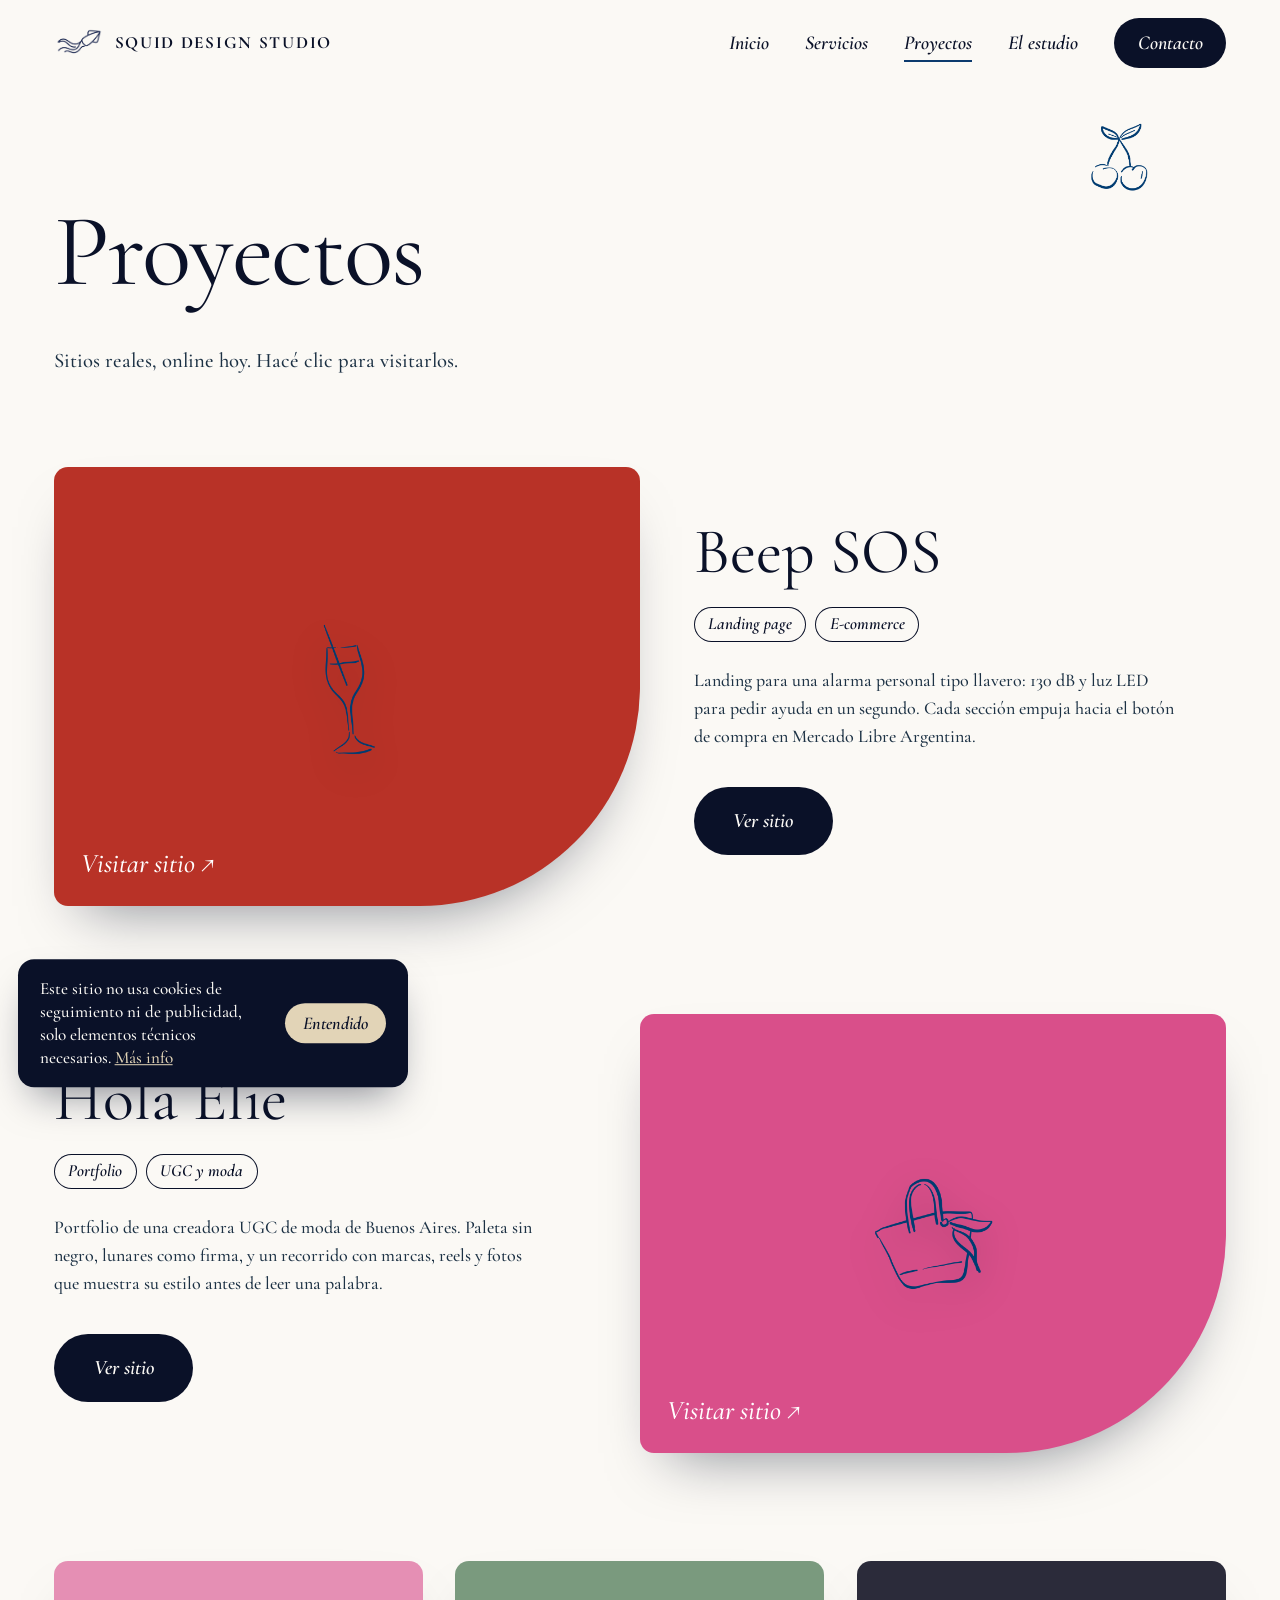
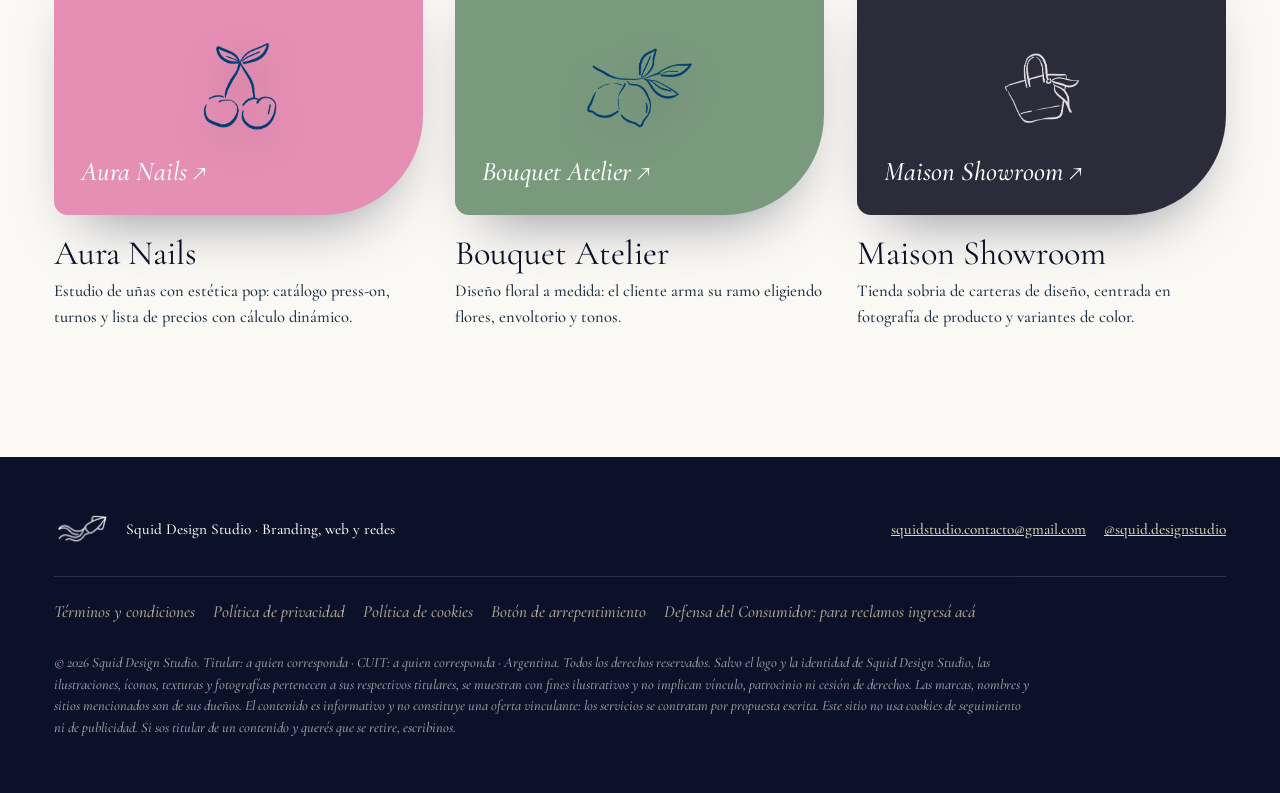
<file: proyectos.html>
<!DOCTYPE html>
<html lang="es"><head><meta charset="UTF-8"><meta name="viewport" content="width=device-width,initial-scale=1">
<title>Proyectos — Squid Design Studio</title><meta name="description" content="Beep SOS, Hola Elie, Aura Nails, Bouquet Atelier y Maison Showroom: proyectos web del estudio.">
<link rel="preconnect" href="https://fonts.googleapis.com"><link rel="preconnect" href="https://fonts.gstatic.com" crossorigin>
<link href="https://fonts.googleapis.com/css2?family=Cormorant+Garamond:ital,wght@0,400;0,500;0,600;0,700;1,400;1,500;1,600&display=swap" rel="stylesheet">
<link rel="icon" href="assets/images/Logo%20negro.png"><link rel="stylesheet" href="styles.css"></head>
<body data-page="proyectos">
<main>
<section class="pagehead" style="padding-bottom:2rem">
 <span class="fl" data-s="30" style="top:28%;right:8%;width:120px"><img src="assets/images/cerezas.png" alt=""></span>
 <div class="wrap"><h1 data-split>Proyectos</h1><p class="lead" style="margin-top:1.5rem">Sitios reales, online hoy. Hacé clic para visitarlos.</p></div>
</section>
<section style="padding-top:3rem">
 <div class="wrap">
  <div class="pj rv"><a class="shot tilt" href="https://beepsos.netlify.app/" target="_blank" rel="noopener" style="--bg:#b83227"><img src="assets/images/copa.png" alt=""><em>Visitar sitio ↗</em></a>
   <div><h2>Beep SOS</h2><div class="tags"><b>Landing page</b><b>E-commerce</b></div><p>Landing para una alarma personal tipo llavero: 130 dB y luz LED para pedir ayuda en un segundo. Cada sección empuja hacia el botón de compra en Mercado Libre Argentina.</p><div class="row"><a href="https://beepsos.netlify.app/" target="_blank" rel="noopener" class="btn"><span>Ver sitio</span></a></div></div></div>
  <div class="pj rv"><a class="shot tilt" href="https://holaelie.netlify.app/" target="_blank" rel="noopener" style="--bg:#d94f8a"><img src="assets/images/bolsa.png" alt=""><em>Visitar sitio ↗</em></a>
   <div><h2>Hola Elie</h2><div class="tags"><b>Portfolio</b><b>UGC y moda</b></div><p>Portfolio de una creadora UGC de moda de Buenos Aires. Paleta sin negro, lunares como firma, y un recorrido con marcas, reels y fotos que muestra su estilo antes de leer una palabra.</p><div class="row"><a href="https://holaelie.netlify.app/" target="_blank" rel="noopener" class="btn"><span>Ver sitio</span></a></div></div></div>
  <div class="mini">
   <div class="rv"><a class="shot tilt" href="https://nailejem.netlify.app/" target="_blank" rel="noopener" style="--bg:#e58fb4"><img src="assets/images/cerezas.png" alt=""><em>Aura Nails ↗</em></a><h3>Aura Nails</h3><p>Estudio de uñas con estética pop: catálogo press-on, turnos y lista de precios con cálculo dinámico.</p></div>
   <div class="rv"><a class="shot tilt" href="https://bouquetejem.netlify.app/" target="_blank" rel="noopener" style="--bg:#7a9a7e"><img src="assets/images/limones.png" alt=""><em>Bouquet Atelier ↗</em></a><h3>Bouquet Atelier</h3><p>Diseño floral a medida: el cliente arma su ramo eligiendo flores, envoltorio y tonos.</p></div>
   <div class="rv"><a class="shot tilt" href="https://showroomejem.netlify.app/" target="_blank" rel="noopener" style="--bg:#2b2b3a"><img src="assets/images/bolsa.png" alt="" style="filter:brightness(0) invert(.9)"><em>Maison Showroom ↗</em></a><h3>Maison Showroom</h3><p>Tienda sobria de carteras de diseño, centrada en fotografía de producto y variantes de color.</p></div>
  </div>
 </div>
</section>
</main>
<script src="script.js"></script></body></html>
</file>
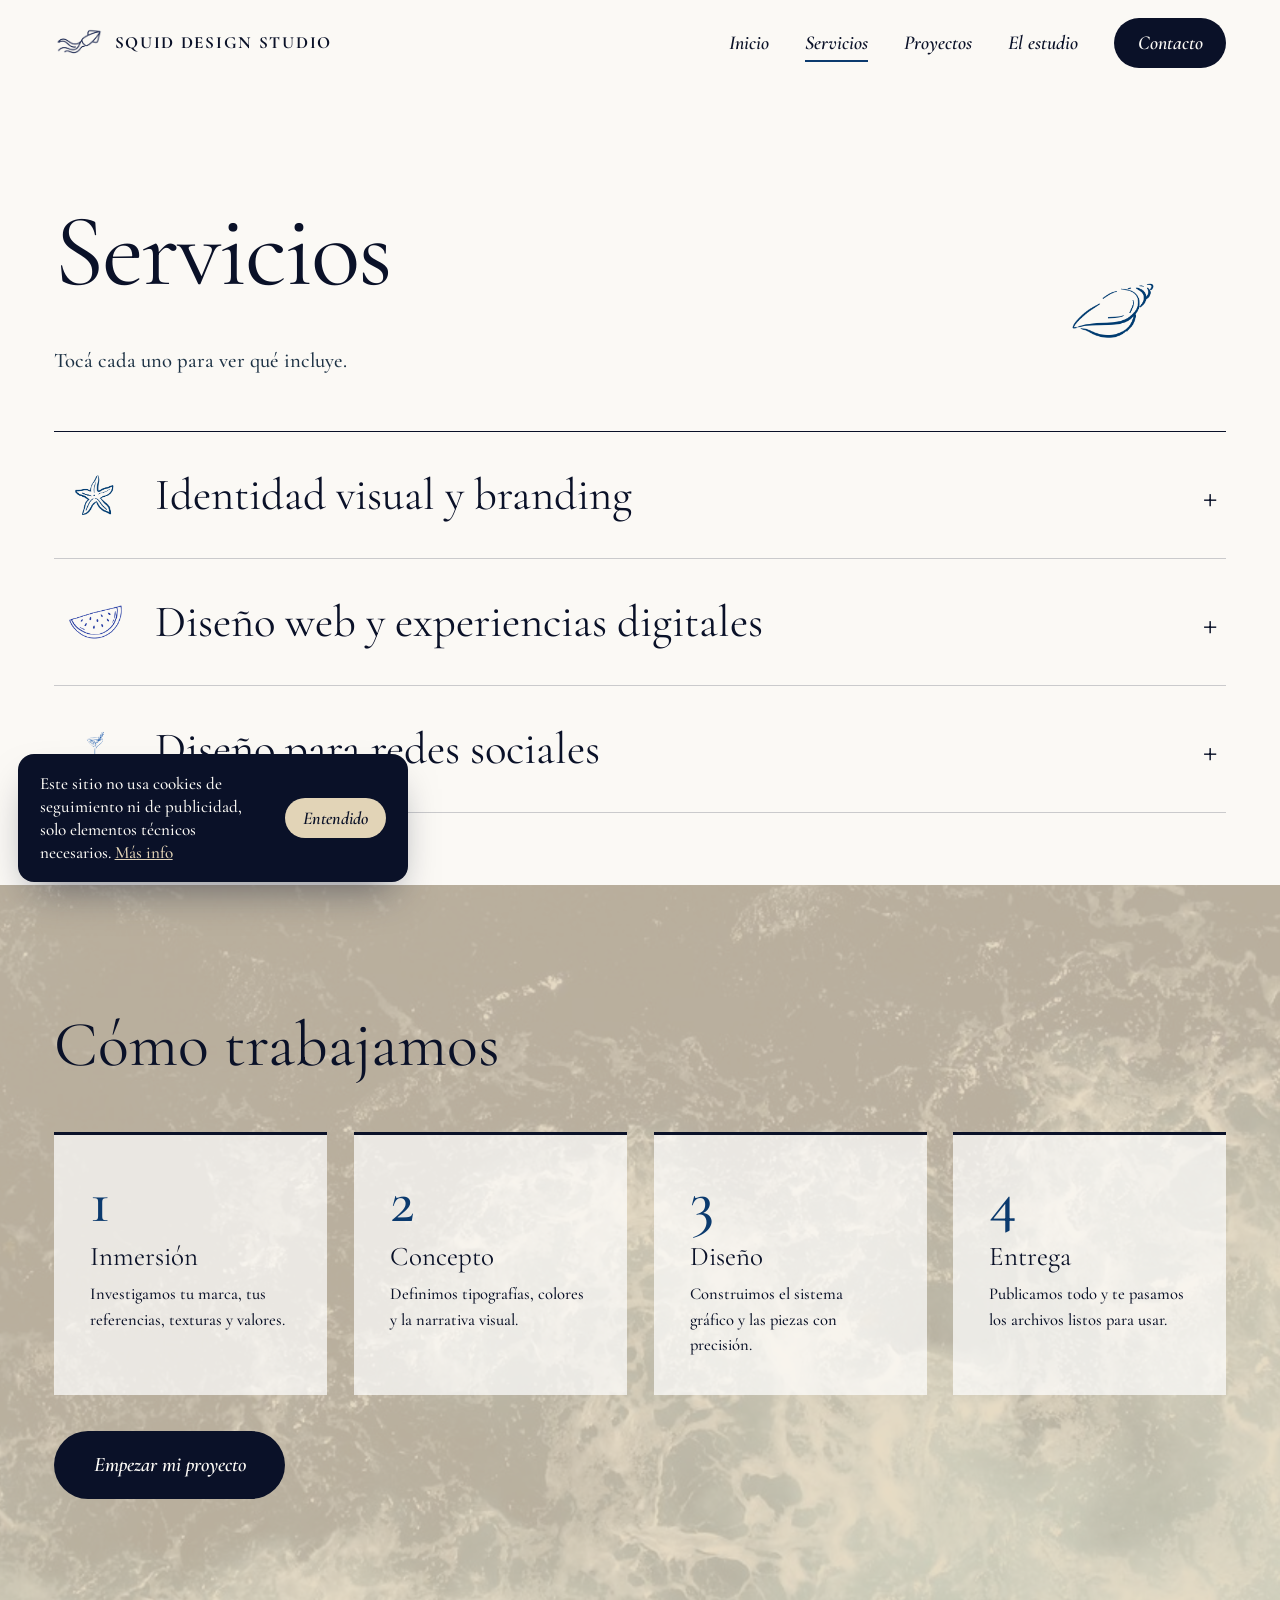
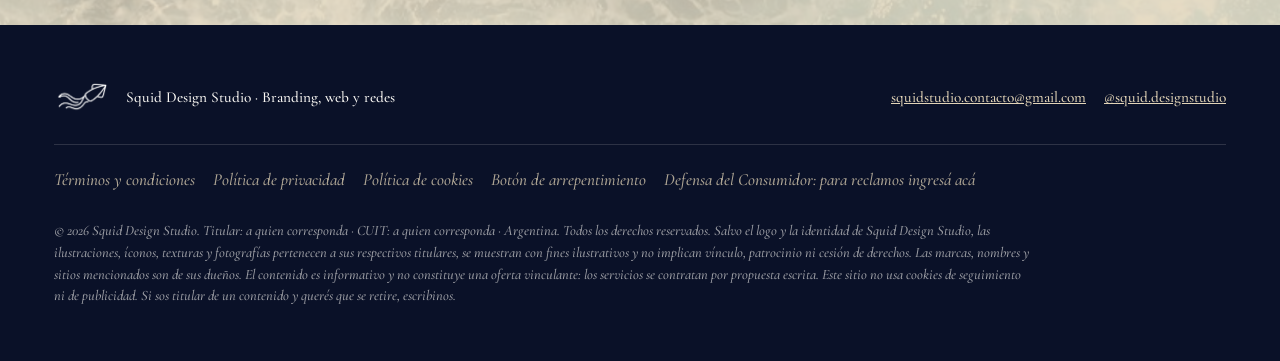
<file: servicios.html>
<!DOCTYPE html>
<html lang="es"><head><meta charset="UTF-8"><meta name="viewport" content="width=device-width,initial-scale=1">
<title>Servicios — Squid Design Studio</title><meta name="description" content="Identidad de marca, diseño web y diseño para redes sociales.">
<link rel="preconnect" href="https://fonts.googleapis.com"><link rel="preconnect" href="https://fonts.gstatic.com" crossorigin>
<link href="https://fonts.googleapis.com/css2?family=Cormorant+Garamond:ital,wght@0,400;0,500;0,600;0,700;1,400;1,500;1,600&display=swap" rel="stylesheet">
<link rel="icon" href="assets/images/Logo%20negro.png"><link rel="stylesheet" href="styles.css"></head>
<body data-page="servicios">
<main>
<section class="pagehead">
 <span class="fl" data-s="30" style="top:30%;right:8%;width:130px"><img src="assets/images/concha1.png" alt=""></span>
 <div class="wrap"><h1 data-split>Servicios</h1><p class="lead" style="margin-top:1.5rem">Tocá cada uno para ver qué incluye.</p>
 <div class="acc">
  <div class="acc-i rv"><button class="acc-h"><img src="assets/images/estrella.png" alt=""><span>Identidad visual y branding</span><i>+</i></button><div class="acc-b"><div><p class="lead">Armamos tu marca desde los cimientos: la dirección creativa y el sistema gráfico que te hace destacar.</p><ul><li>Estrategia y dirección visual</li><li>Logotipo e isotipo</li><li>Paleta de colores</li><li>Tipografías y jerarquías</li><li>Manual de marca</li></ul></div></div></div>
  <div class="acc-i rv"><button class="acc-h"><img src="assets/images/sandia.png" alt=""><span>Diseño web y experiencias digitales</span><i>+</i></button><div class="acc-b"><div><p class="lead">Sitios pensados como piezas editoriales interactivas, listos para vender y para mostrar quién sos.</p><ul><li>UI/UX personalizado</li><li>Landing pages y tiendas</li><li>Catálogos y reservas a medida</li><li>Responsive y publicación en Netlify</li></ul></div></div></div>
  <div class="acc-i rv"><button class="acc-h"><img src="assets/images/copa2.png" alt=""><span>Diseño para redes sociales</span><i>+</i></button><div class="acc-b"><div><p class="lead">Llevamos la estética de tu marca al feed con coherencia y distinción.</p><ul><li>Plantillas editables</li><li>Carruseles editoriales</li><li>Portadas y highlights</li><li>Línea gráfica y guía de contenido</li></ul></div></div></div>
 </div></div>
</section>
<section class="sandbg">
 <div class="wrap"><h2 class="rv">Cómo trabajamos</h2>
 <div class="steps">
  <div class="step rv"><h3>Inmersión</h3><p>Investigamos tu marca, tus referencias, texturas y valores.</p></div>
  <div class="step rv"><h3>Concepto</h3><p>Definimos tipografías, colores y la narrativa visual.</p></div>
  <div class="step rv"><h3>Diseño</h3><p>Construimos el sistema gráfico y las piezas con precisión.</p></div>
  <div class="step rv"><h3>Entrega</h3><p>Publicamos todo y te pasamos los archivos listos para usar.</p></div>
 </div><div class="row"><a href="contacto.html" class="btn"><span>Empezar mi proyecto</span></a></div></div>
</section>
</main>
<script src="script.js"></script></body></html>
</file>
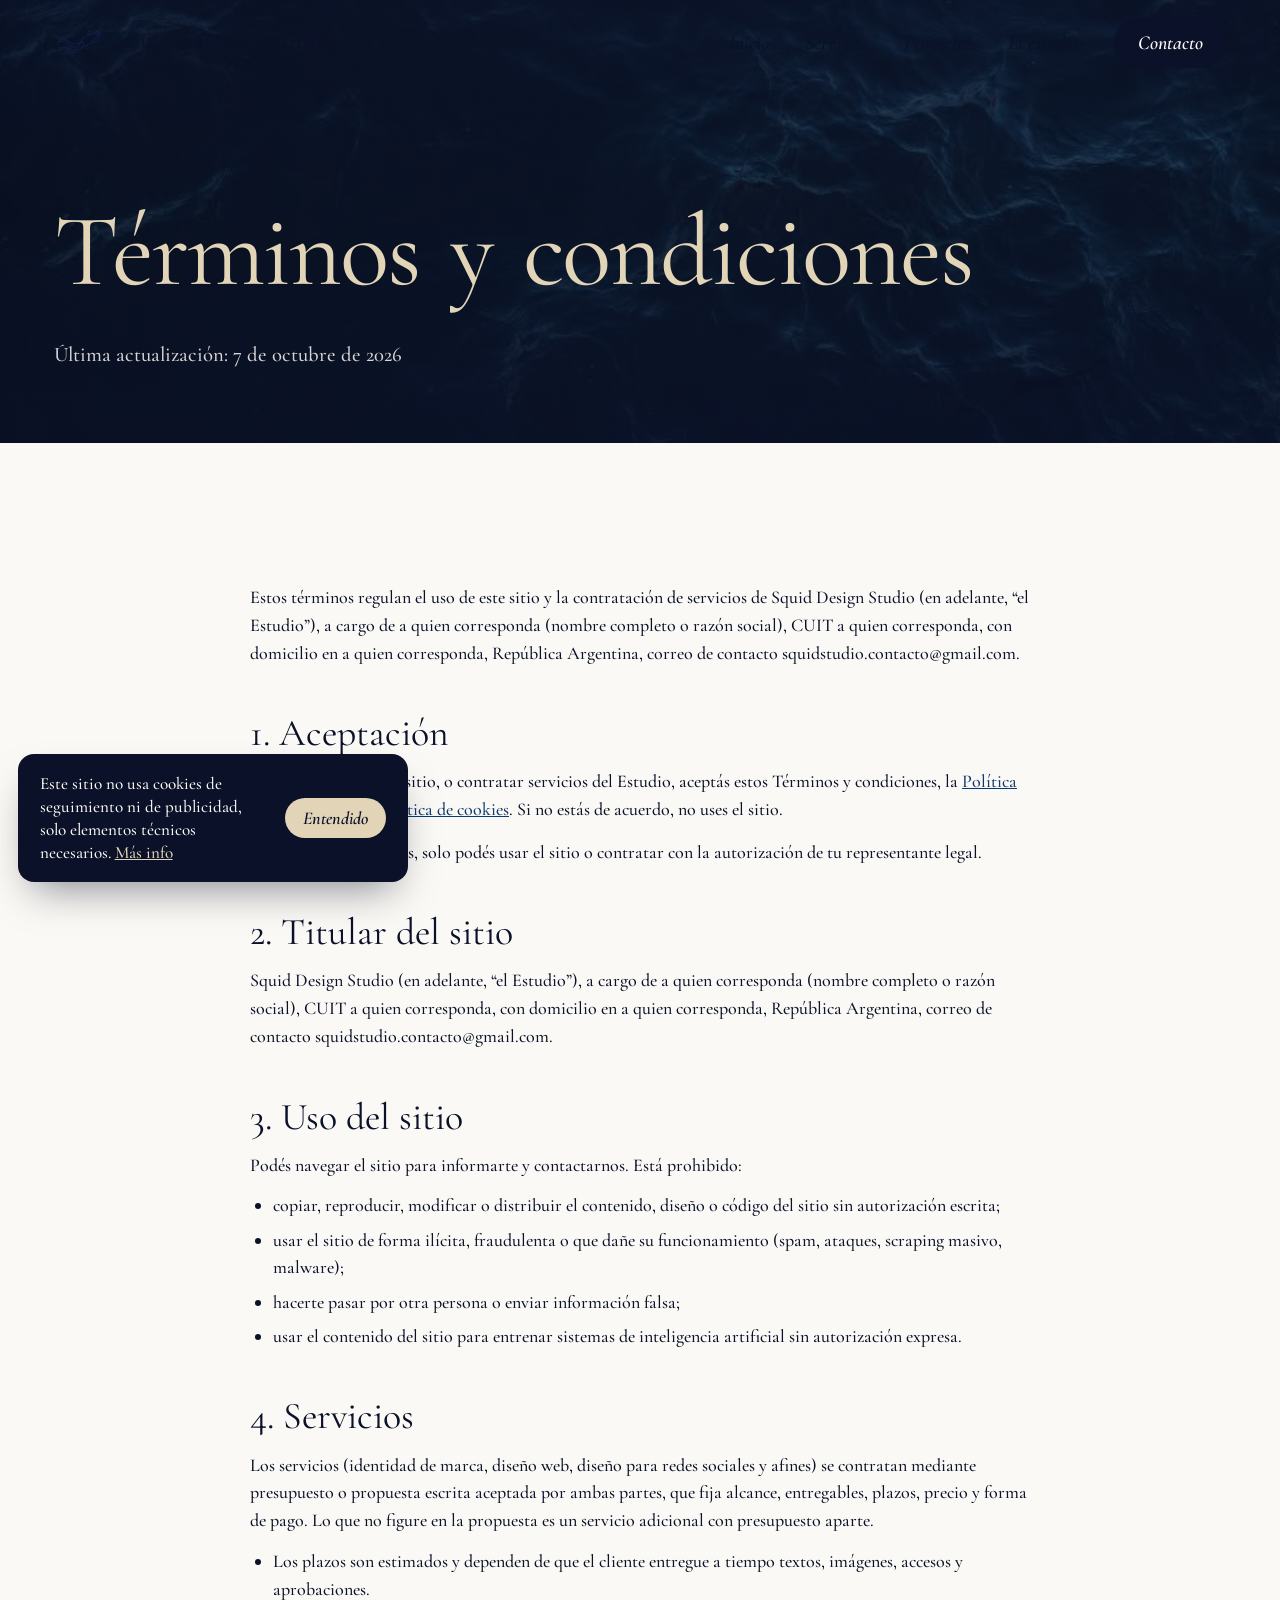
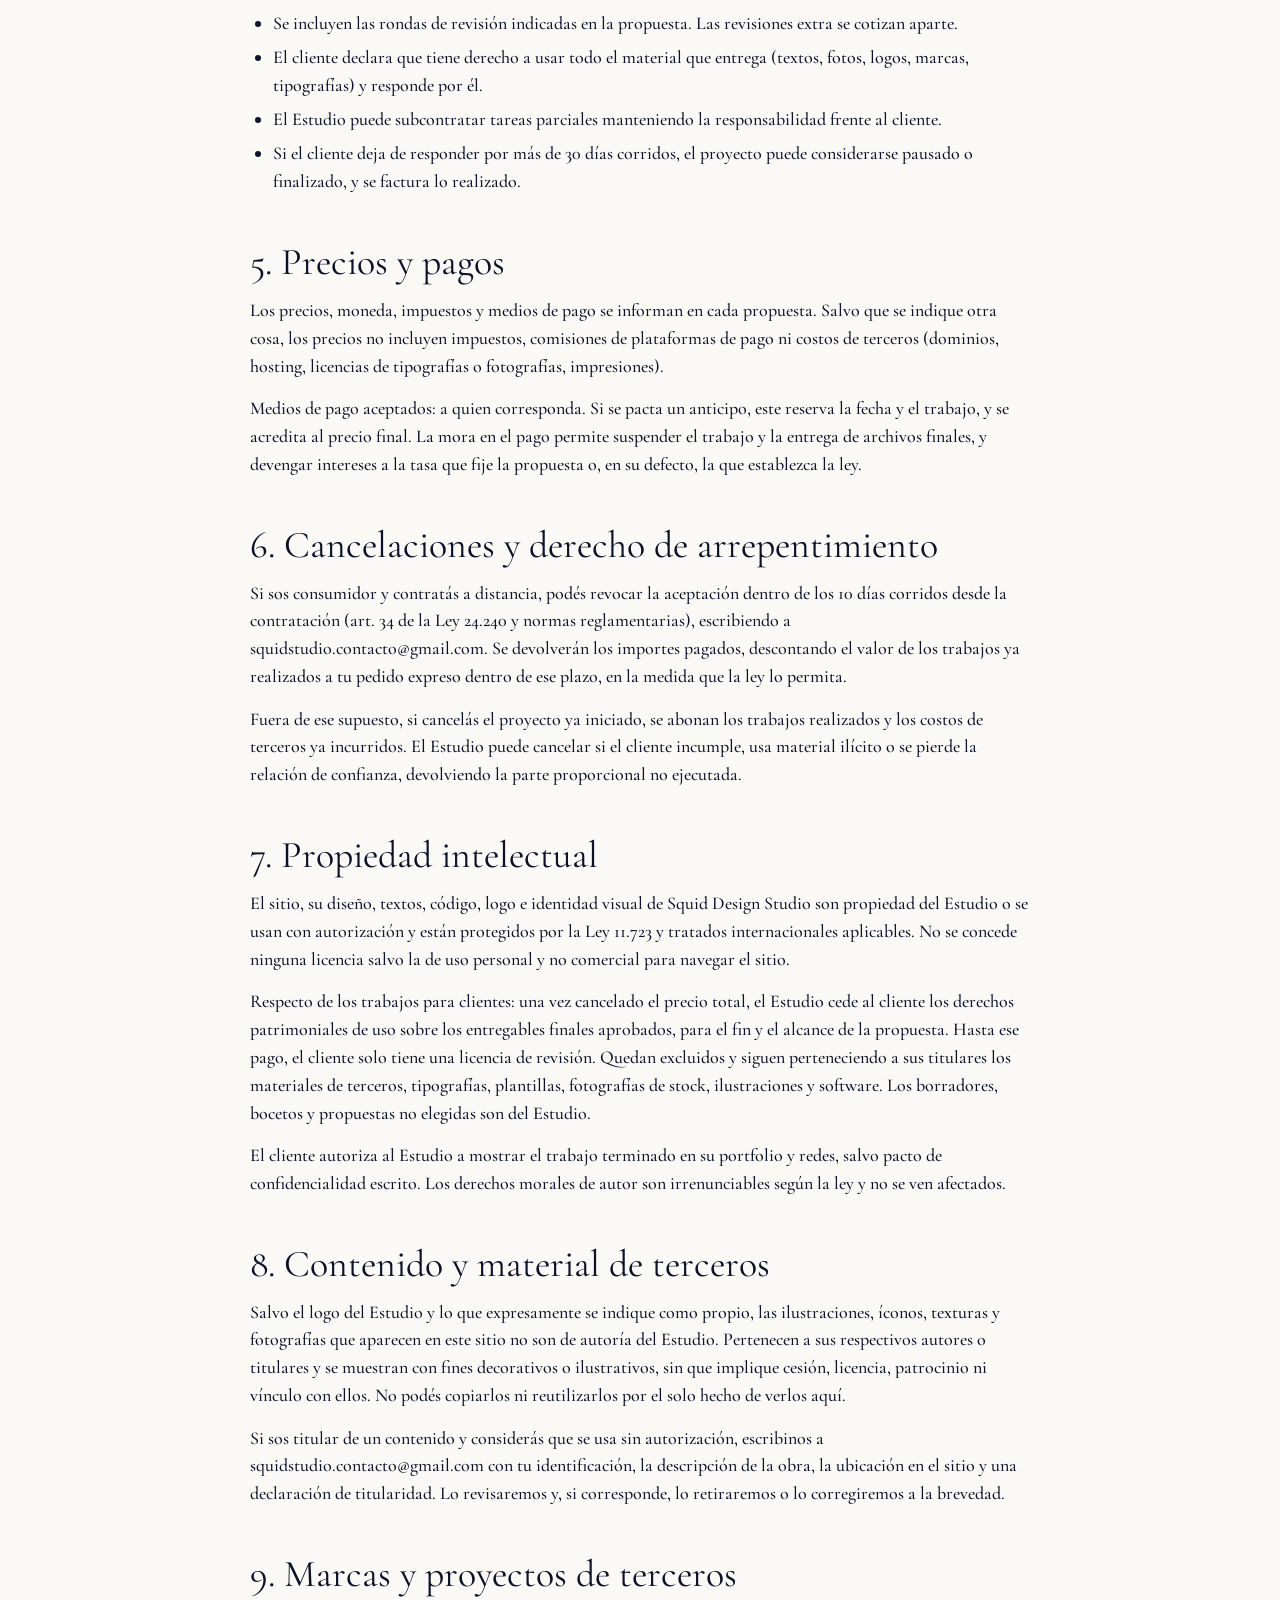
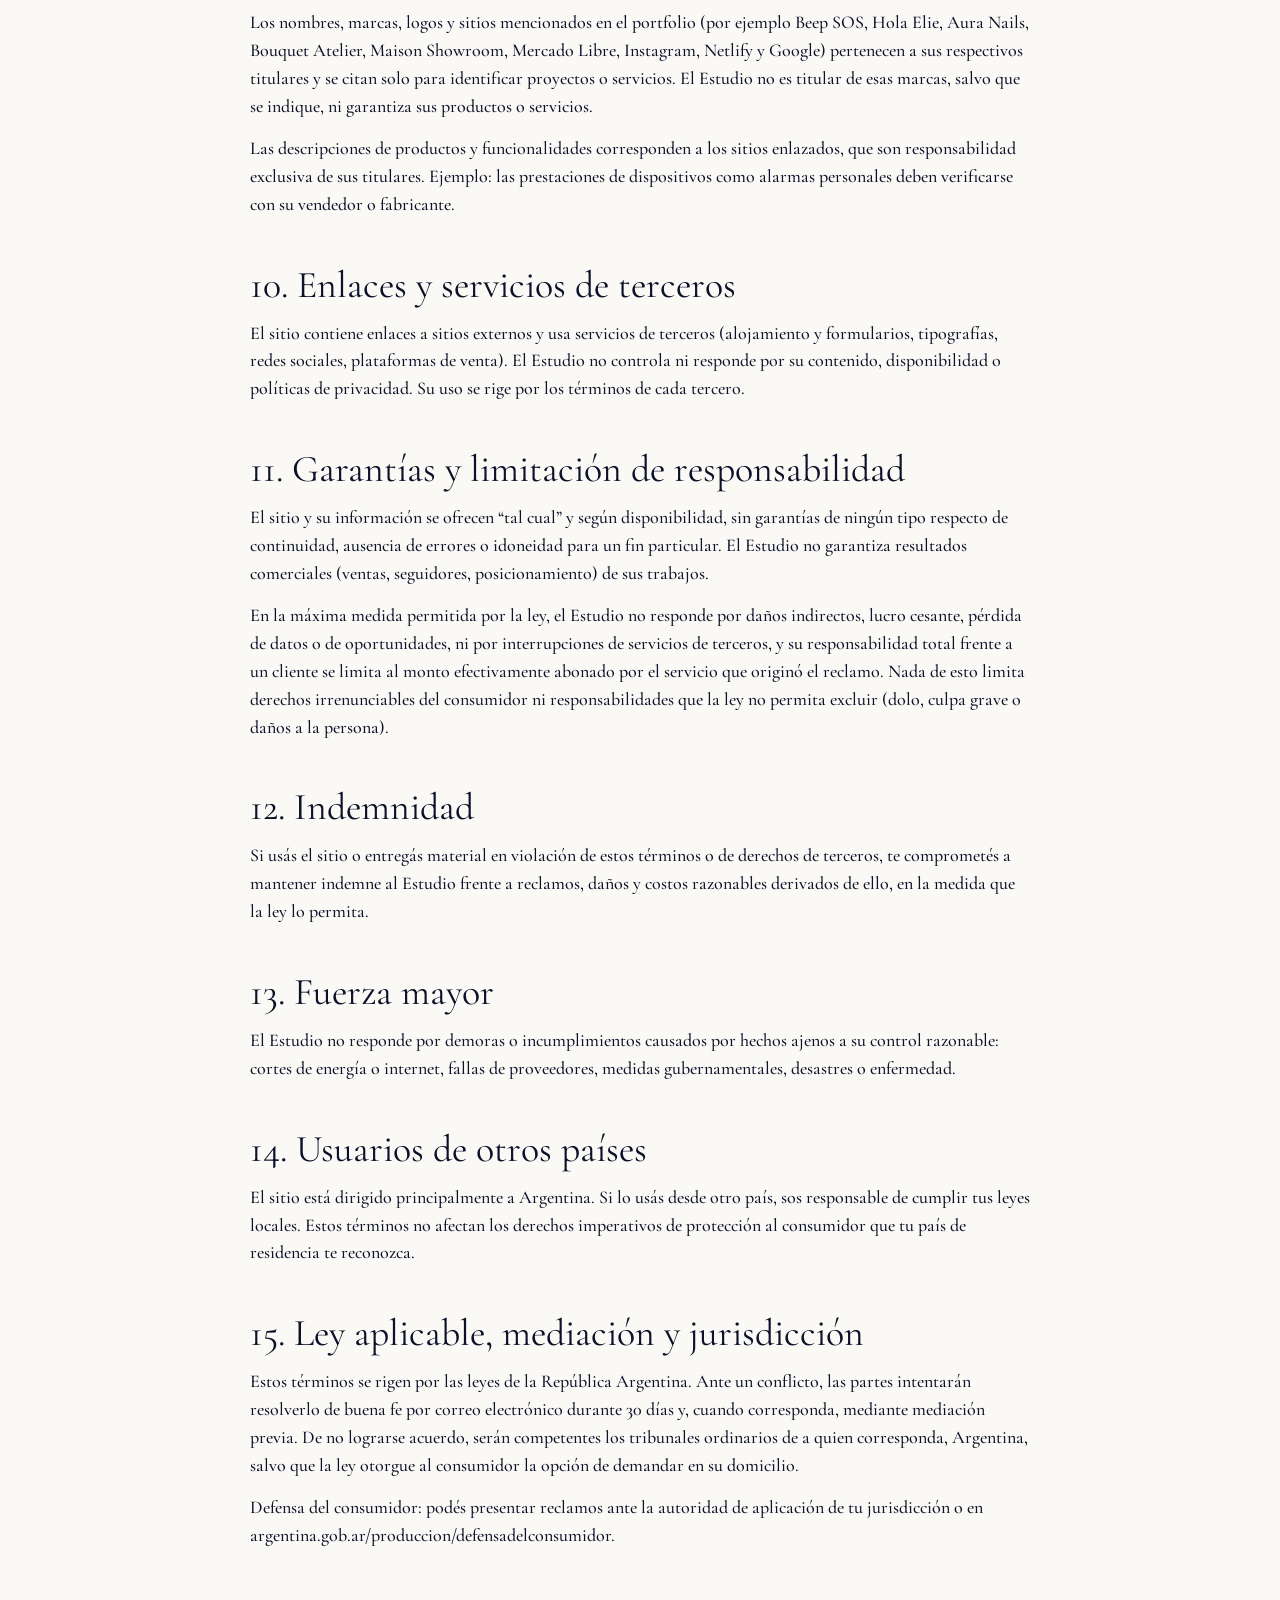
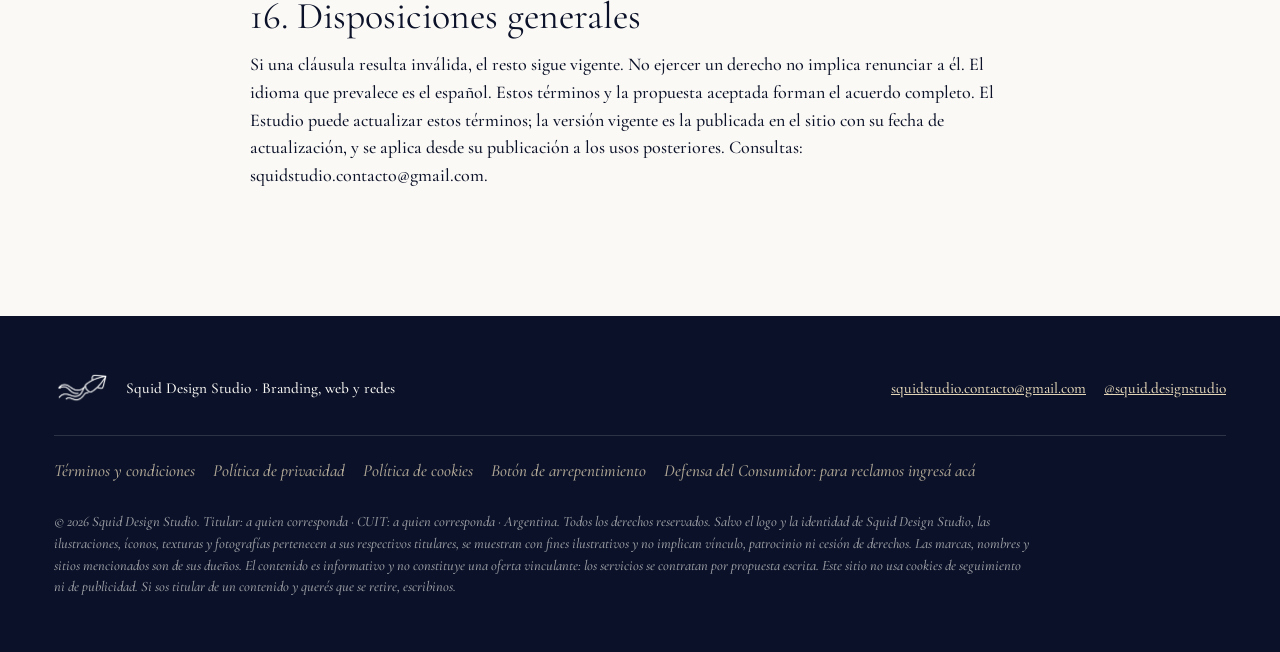
<file: terminos.html>
<!DOCTYPE html>
<html lang="es"><head><meta charset="UTF-8"><meta name="viewport" content="width=device-width,initial-scale=1">
<title>Términos y condiciones — Squid Design Studio</title><meta name="description" content="Términos y condiciones de uso del sitio y de contratación de servicios de Squid Design Studio."><meta name="robots" content="index,follow">
<link rel="preconnect" href="https://fonts.googleapis.com"><link rel="preconnect" href="https://fonts.gstatic.com" crossorigin>
<link href="https://fonts.googleapis.com/css2?family=Cormorant+Garamond:ital,wght@0,400;0,500;0,600;0,700;1,400;1,500;1,600&display=swap" rel="stylesheet">
<link rel="icon" href="assets/images/Logo%20negro.png"><link rel="stylesheet" href="styles.css"></head>
<body data-page="legal">
<main><section class="pagehead dark" style="padding-bottom:4rem"><div class="wrap"><h1 data-split style="color:var(--sand)">Términos y condiciones</h1><p class="lead" style="margin-top:1.2rem">Última actualización: 7 de octubre de 2026</p></div></section>
<section><div class="wrap legal"><p>Estos términos regulan el uso de este sitio y la contratación de servicios de Squid Design Studio (en adelante, “el Estudio”), a cargo de a quien corresponda (nombre completo o razón social), CUIT a quien corresponda, con domicilio en a quien corresponda, República Argentina, correo de contacto squidstudio.contacto@gmail.com.</p>
<h2 class="rv">1. Aceptación</h2>
<p>Al acceder o usar este sitio, o contratar servicios del Estudio, aceptás estos Términos y condiciones, la <a href="privacidad.html">Política de privacidad</a> y la <a href="cookies.html">Política de cookies</a>. Si no estás de acuerdo, no uses el sitio.</p>
<p>Si sos menor de 18 años, solo podés usar el sitio o contratar con la autorización de tu representante legal.</p>
<h2 class="rv">2. Titular del sitio</h2>
<p>Squid Design Studio (en adelante, “el Estudio”), a cargo de a quien corresponda (nombre completo o razón social), CUIT a quien corresponda, con domicilio en a quien corresponda, República Argentina, correo de contacto squidstudio.contacto@gmail.com.</p>
<h2 class="rv">3. Uso del sitio</h2>
<p>Podés navegar el sitio para informarte y contactarnos. Está prohibido:</p>
<ul><li>copiar, reproducir, modificar o distribuir el contenido, diseño o código del sitio sin autorización escrita;</li><li>usar el sitio de forma ilícita, fraudulenta o que dañe su funcionamiento (spam, ataques, scraping masivo, malware);</li><li>hacerte pasar por otra persona o enviar información falsa;</li><li>usar el contenido del sitio para entrenar sistemas de inteligencia artificial sin autorización expresa.</li></ul>
<h2 class="rv">4. Servicios</h2>
<p>Los servicios (identidad de marca, diseño web, diseño para redes sociales y afines) se contratan mediante presupuesto o propuesta escrita aceptada por ambas partes, que fija alcance, entregables, plazos, precio y forma de pago. Lo que no figure en la propuesta es un servicio adicional con presupuesto aparte.</p>
<ul><li>Los plazos son estimados y dependen de que el cliente entregue a tiempo textos, imágenes, accesos y aprobaciones.</li><li>Se incluyen las rondas de revisión indicadas en la propuesta. Las revisiones extra se cotizan aparte.</li><li>El cliente declara que tiene derecho a usar todo el material que entrega (textos, fotos, logos, marcas, tipografías) y responde por él.</li><li>El Estudio puede subcontratar tareas parciales manteniendo la responsabilidad frente al cliente.</li><li>Si el cliente deja de responder por más de 30 días corridos, el proyecto puede considerarse pausado o finalizado, y se factura lo realizado.</li></ul>
<h2 class="rv">5. Precios y pagos</h2>
<p>Los precios, moneda, impuestos y medios de pago se informan en cada propuesta. Salvo que se indique otra cosa, los precios no incluyen impuestos, comisiones de plataformas de pago ni costos de terceros (dominios, hosting, licencias de tipografías o fotografías, impresiones).</p>
<p>Medios de pago aceptados: a quien corresponda. Si se pacta un anticipo, este reserva la fecha y el trabajo, y se acredita al precio final. La mora en el pago permite suspender el trabajo y la entrega de archivos finales, y devengar intereses a la tasa que fije la propuesta o, en su defecto, la que establezca la ley.</p>
<h2 class="rv">6. Cancelaciones y derecho de arrepentimiento</h2>
<p>Si sos consumidor y contratás a distancia, podés revocar la aceptación dentro de los 10 días corridos desde la contratación (art. 34 de la Ley 24.240 y normas reglamentarias), escribiendo a squidstudio.contacto@gmail.com. Se devolverán los importes pagados, descontando el valor de los trabajos ya realizados a tu pedido expreso dentro de ese plazo, en la medida que la ley lo permita.</p>
<p>Fuera de ese supuesto, si cancelás el proyecto ya iniciado, se abonan los trabajos realizados y los costos de terceros ya incurridos. El Estudio puede cancelar si el cliente incumple, usa material ilícito o se pierde la relación de confianza, devolviendo la parte proporcional no ejecutada.</p>
<h2 class="rv">7. Propiedad intelectual</h2>
<p>El sitio, su diseño, textos, código, logo e identidad visual de Squid Design Studio son propiedad del Estudio o se usan con autorización y están protegidos por la Ley 11.723 y tratados internacionales aplicables. No se concede ninguna licencia salvo la de uso personal y no comercial para navegar el sitio.</p>
<p>Respecto de los trabajos para clientes: una vez cancelado el precio total, el Estudio cede al cliente los derechos patrimoniales de uso sobre los entregables finales aprobados, para el fin y el alcance de la propuesta. Hasta ese pago, el cliente solo tiene una licencia de revisión. Quedan excluidos y siguen perteneciendo a sus titulares los materiales de terceros, tipografías, plantillas, fotografías de stock, ilustraciones y software. Los borradores, bocetos y propuestas no elegidas son del Estudio.</p>
<p>El cliente autoriza al Estudio a mostrar el trabajo terminado en su portfolio y redes, salvo pacto de confidencialidad escrito. Los derechos morales de autor son irrenunciables según la ley y no se ven afectados.</p>
<h2 class="rv">8. Contenido y material de terceros</h2>
<p>Salvo el logo del Estudio y lo que expresamente se indique como propio, las ilustraciones, íconos, texturas y fotografías que aparecen en este sitio no son de autoría del Estudio. Pertenecen a sus respectivos autores o titulares y se muestran con fines decorativos o ilustrativos, sin que implique cesión, licencia, patrocinio ni vínculo con ellos. No podés copiarlos ni reutilizarlos por el solo hecho de verlos aquí.</p>
<p>Si sos titular de un contenido y considerás que se usa sin autorización, escribinos a squidstudio.contacto@gmail.com con tu identificación, la descripción de la obra, la ubicación en el sitio y una declaración de titularidad. Lo revisaremos y, si corresponde, lo retiraremos o lo corregiremos a la brevedad.</p>
<h2 class="rv">9. Marcas y proyectos de terceros</h2>
<p>Los nombres, marcas, logos y sitios mencionados en el portfolio (por ejemplo Beep SOS, Hola Elie, Aura Nails, Bouquet Atelier, Maison Showroom, Mercado Libre, Instagram, Netlify y Google) pertenecen a sus respectivos titulares y se citan solo para identificar proyectos o servicios. El Estudio no es titular de esas marcas, salvo que se indique, ni garantiza sus productos o servicios.</p>
<p>Las descripciones de productos y funcionalidades corresponden a los sitios enlazados, que son responsabilidad exclusiva de sus titulares. Ejemplo: las prestaciones de dispositivos como alarmas personales deben verificarse con su vendedor o fabricante.</p>
<h2 class="rv">10. Enlaces y servicios de terceros</h2>
<p>El sitio contiene enlaces a sitios externos y usa servicios de terceros (alojamiento y formularios, tipografías, redes sociales, plataformas de venta). El Estudio no controla ni responde por su contenido, disponibilidad o políticas de privacidad. Su uso se rige por los términos de cada tercero.</p>
<h2 class="rv">11. Garantías y limitación de responsabilidad</h2>
<p>El sitio y su información se ofrecen “tal cual” y según disponibilidad, sin garantías de ningún tipo respecto de continuidad, ausencia de errores o idoneidad para un fin particular. El Estudio no garantiza resultados comerciales (ventas, seguidores, posicionamiento) de sus trabajos.</p>
<p>En la máxima medida permitida por la ley, el Estudio no responde por daños indirectos, lucro cesante, pérdida de datos o de oportunidades, ni por interrupciones de servicios de terceros, y su responsabilidad total frente a un cliente se limita al monto efectivamente abonado por el servicio que originó el reclamo. Nada de esto limita derechos irrenunciables del consumidor ni responsabilidades que la ley no permita excluir (dolo, culpa grave o daños a la persona).</p>
<h2 class="rv">12. Indemnidad</h2>
<p>Si usás el sitio o entregás material en violación de estos términos o de derechos de terceros, te comprometés a mantener indemne al Estudio frente a reclamos, daños y costos razonables derivados de ello, en la medida que la ley lo permita.</p>
<h2 class="rv">13. Fuerza mayor</h2>
<p>El Estudio no responde por demoras o incumplimientos causados por hechos ajenos a su control razonable: cortes de energía o internet, fallas de proveedores, medidas gubernamentales, desastres o enfermedad.</p>
<h2 class="rv">14. Usuarios de otros países</h2>
<p>El sitio está dirigido principalmente a Argentina. Si lo usás desde otro país, sos responsable de cumplir tus leyes locales. Estos términos no afectan los derechos imperativos de protección al consumidor que tu país de residencia te reconozca.</p>
<h2 class="rv">15. Ley aplicable, mediación y jurisdicción</h2>
<p>Estos términos se rigen por las leyes de la República Argentina. Ante un conflicto, las partes intentarán resolverlo de buena fe por correo electrónico durante 30 días y, cuando corresponda, mediante mediación previa. De no lograrse acuerdo, serán competentes los tribunales ordinarios de a quien corresponda, Argentina, salvo que la ley otorgue al consumidor la opción de demandar en su domicilio.</p>
<p>Defensa del consumidor: podés presentar reclamos ante la autoridad de aplicación de tu jurisdicción o en argentina.gob.ar/produccion/defensadelconsumidor.</p>
<h2 class="rv">16. Disposiciones generales</h2>
<p>Si una cláusula resulta inválida, el resto sigue vigente. No ejercer un derecho no implica renunciar a él. El idioma que prevalece es el español. Estos términos y la propuesta aceptada forman el acuerdo completo. El Estudio puede actualizar estos términos; la versión vigente es la publicada en el sitio con su fecha de actualización, y se aplica desde su publicación a los usos posteriores. Consultas: squidstudio.contacto@gmail.com.</p>
</div></section></main><script src="script.js"></script></body></html>
</file>
<file: styles.css>
:root{--navy:#0A1128;--ocean:#1C3144;--blue:#0b3a6e;--sand:#E2D4B7;--cream:#FBF9F5;--ease:cubic-bezier(.16,1,.3,1);--serif:'Cormorant Garamond',Georgia,serif;--sans:'Cormorant Garamond',Georgia,'Times New Roman',serif;--img:url('assets/images/')}
*{box-sizing:border-box;margin:0;padding:0}
html{font-size:18px;scroll-behavior:smooth;background:var(--cream);color:var(--navy);font-family:var(--sans)}
body{overflow-x:hidden;line-height:1.55;font-weight:500}
img{max-width:100%;display:block}
a{color:inherit}
:focus-visible{outline:2px solid var(--blue);outline-offset:3px}
body.has-cur,body.has-cur a,body.has-cur button{cursor:none}
.bar{position:fixed;top:0;left:0;height:3px;width:100%;background:var(--blue);transform:scaleX(0);transform-origin:0;z-index:300}
.pt{position:fixed;inset:0;background:radial-gradient(circle at 50% 40%,#18295a,var(--navy) 70%);z-index:400;display:grid;place-items:center;pointer-events:none;animation:ptout .5s var(--ease) both}
.pt img{width:90px;animation:bob 1.6s ease-in-out infinite}
.pt.leave{animation:ptin .35s var(--ease) both;pointer-events:all}
@keyframes ptout{from{transform:none}to{transform:translateY(-101%)}}
@keyframes ptin{from{transform:translateY(101%)}to{transform:none}}
@keyframes bob{50%{transform:translateY(-10px) rotate(-4deg)}}
.cur{position:fixed;top:0;left:0;width:14px;height:14px;margin:-7px 0 0 -7px;border-radius:50%;background:var(--blue);opacity:0;will-change:transform;z-index:500;pointer-events:none;transition:width .3s var(--ease),height .3s var(--ease),margin .3s var(--ease),background .3s,opacity .3s}
.cur.big{width:64px;height:64px;margin:-32px 0 0 -32px;background:var(--sand)}
.nav{position:fixed;top:0;left:0;width:100%;z-index:200;display:flex;justify-content:space-between;align-items:center;padding:1rem 3rem;transition:.4s var(--ease)}
.nav.solid{background:rgba(251,249,245,.97);padding:.6rem 3rem;box-shadow:0 1px 0 rgba(10,17,40,.08)}
.brand{display:flex;align-items:center;gap:.7rem;text-decoration:none;font-weight:700;letter-spacing:.1em;font-size:.95rem}
.brand img{height:34px;transition:transform .6s var(--ease)}
.brand:hover img{transform:rotate(-12deg) scale(1.12)}
.links{display:flex;gap:2rem;align-items:center}
.links a{text-decoration:none;font-size:1.1rem;font-style:italic;font-weight:600;position:relative;padding:.2rem 0}
.links a::after{content:"";position:absolute;left:0;bottom:0;height:2px;width:100%;background:var(--blue);transform:scaleX(0);transform-origin:right;transition:transform .5s var(--ease)}
.links a:hover::after,.links a.on::after{transform:scaleX(1);transform-origin:left}
.links .cta{background:var(--navy);color:var(--cream);padding:.55rem 1.3rem;border-radius:40px;transition:.4s var(--ease)}
.links .cta::after{display:none}
.links .cta:hover{background:var(--blue);transform:translateY(-2px)}
.burger{display:none;background:none;border:0;width:44px;height:44px;position:relative}
.burger i{position:absolute;left:10px;width:24px;height:2px;background:var(--navy);transition:.4s var(--ease)}
.burger i:first-child{top:16px}.burger i:last-child{top:26px}
.menu-open .burger i:first-child{transform:translateY(5px) rotate(45deg)}
.menu-open .burger i:last-child{transform:translateY(-5px) rotate(-45deg)}
section,.sec{padding:7rem 3rem;position:relative;overflow:hidden}
.wrap{max-width:1180px;margin:0 auto;position:relative;z-index:2}
h1,h2,h3{font-family:var(--serif);font-weight:400;line-height:1.05}
h1{font-size:clamp(3.2rem,8vw,7rem);letter-spacing:-.02em}
h2{font-size:clamp(2.4rem,5vw,4.2rem);margin-bottom:1.2rem}
h3{font-size:1.9rem}
.lead{font-size:1.15rem;max-width:560px;color:var(--ocean)}
.w{padding-right:.08em;display:inline-block;overflow:hidden;vertical-align:top;padding-bottom:.12em}
.w>span{display:inline-block;transform:translateY(110%) rotate(4deg);animation:up 1s var(--ease) forwards;animation-delay:calc(var(--i)*70ms + .35s)}
@keyframes up{to{transform:none}}
.rv{will-change:opacity,transform;opacity:0;transform:translateY(40px) scale(.98);transition:opacity .9s var(--ease),transform .9s var(--ease);transition-delay:var(--d,0s)}
.rv.show{opacity:1;transform:none}
.btn{display:inline-flex;align-items:center;gap:.6rem;background:var(--navy);color:var(--cream);padding:1rem 2.2rem;border-radius:50px;text-decoration:none;font-weight:600;font-style:italic;font-size:1.15rem;border:0;position:relative;overflow:hidden;transition:.4s var(--ease);font-family:inherit}
.btn::before{content:"";position:absolute;inset:0;background:var(--sand);transform:translateY(101%);transition:transform .5s var(--ease);z-index:0}
.btn:hover::before{transform:none}
.btn:hover{color:var(--navy);transform:translateY(-3px)}
.btn span{position:relative;z-index:1}
.btn.ghost{background:none;color:var(--navy);box-shadow:inset 0 0 0 1.5px var(--navy)}
.row{display:flex;gap:1rem;flex-wrap:wrap;margin-top:2rem}
.fl{position:absolute;z-index:1;pointer-events:none;transition:transform .5s ease-out;will-change:transform}
.fl img{animation:fl 7s ease-in-out infinite;animation-delay:var(--fd,0s)}
@keyframes fl{50%{transform:translateY(-18px) rotate(6deg)}}
@keyframes fade{to{opacity:1}}

.mq{background:linear-gradient(90deg,#0A1128,#16305e 50%,#0A1128);color:var(--sand);padding:1.4rem 0;overflow:hidden;white-space:nowrap;transform:rotate(-1.5deg);margin:-1rem -2rem;position:relative;z-index:5}
.mq div{display:inline-flex;gap:3rem;align-items:center;animation:mq 30s linear infinite;font-family:var(--serif);font-size:2.2rem;font-style:italic}
.mq:hover div{animation-play-state:paused}
.mq img{height:42px;filter:brightness(0) invert(.85) sepia(.4)}
@keyframes mq{to{transform:translateX(-50%)}}
.stripe{height:90px;background:url('assets/images/textura%20a%20rayas.png') center/auto 100% repeat-x}
.dark{background:var(--navy);color:var(--cream)}
.dark::before{content:'';position:absolute;inset:0;background:url('assets/images/textura%20mar3%20OSCURO.png') center/cover;opacity:.3;pointer-events:none}
.dark::after{content:'';position:absolute;inset:0;background:linear-gradient(180deg,rgba(10,17,40,.55),rgba(10,17,40,.1) 45%,rgba(10,17,40,.6));pointer-events:none}
.dark h2{color:var(--sand)}.dark .lead{color:var(--cream);opacity:.85}
.sandbg{background:var(--sand)}
.sandbg::before{content:'';position:absolute;inset:0;background:url('assets/images/textura%20mar2.png') center/cover;opacity:.18;pointer-events:none}
.grid{display:grid;gap:1.8rem;grid-template-columns:repeat(auto-fit,minmax(260px,1fr));margin-top:3rem}
.card{background:#fff;padding:2.4rem 2rem;border-radius:200px 200px 14px 14px;text-decoration:none;display:block;transition:transform .5s var(--ease),box-shadow .5s;transform-style:preserve-3d;position:relative}
.card:hover{box-shadow:0 30px 50px -20px rgba(10,17,40,.3)}
.card img{height:90px;margin:1rem auto 1.4rem;transition:transform .6s var(--ease)}
.card:hover img{transform:scale(1.2) rotate(-8deg)}
.card h3{text-align:center;margin-bottom:.6rem}.card p{text-align:center;font-size:.92rem;color:var(--ocean)}
.pj{display:grid;grid-template-columns:1.1fr 1fr;gap:3rem;align-items:center;margin-bottom:6rem}
.pj:nth-child(even){direction:rtl}.pj:nth-child(even)>*{direction:ltr}
.shot{aspect-ratio:4/3;border-radius:14px 14px 220px 14px;background:var(--bg,var(--blue)) center/cover;position:relative;overflow:hidden;display:grid;place-items:center;text-decoration:none;box-shadow:0 30px 60px -30px rgba(10,17,40,.5);transition:border-radius .8s var(--ease),transform .6s var(--ease)}
.shot:hover{border-radius:220px 14px 14px 14px;transform:scale(1.02)}
.shot img{width:42%;transition:transform .8s var(--ease);filter:drop-shadow(0 12px 18px rgba(0,0,0,.25))}
.shot:hover img{transform:scale(1.15) rotate(8deg)}
.shot em{position:absolute;bottom:1.2rem;left:1.5rem;font-family:var(--serif);font-size:1.5rem;color:#fff}
.tags{display:flex;gap:.5rem;flex-wrap:wrap;margin:1rem 0 1.4rem}
.tags b{font-size:.95rem;font-style:italic;font-weight:600;padding:.25rem .8rem;border-radius:20px;box-shadow:inset 0 0 0 1px var(--navy)}
.pj p{max-width:480px;color:var(--ocean)}
.mini{display:grid;grid-template-columns:repeat(auto-fit,minmax(260px,1fr));gap:1.8rem;margin-top:2rem}
.mini .shot{aspect-ratio:16/11;border-radius:14px 14px 100px 14px}
.mini h3{margin:1.2rem 0 .4rem}.mini p{font-size:.92rem;color:var(--ocean)}
.acc{border-top:1.5px solid var(--navy);margin-top:3rem}
.acc-i{border-bottom:1px solid rgba(10,17,40,.2)}
.acc-h{width:100%;display:flex;align-items:center;gap:1.5rem;padding:2rem .5rem;background:none;border:0;text-align:left;font-family:var(--serif);font-size:clamp(1.6rem,3.5vw,2.6rem);color:var(--navy);transition:padding .5s var(--ease)}
.acc-h:hover{padding-left:1.5rem}
.acc-h img{height:46px}.acc-h span{flex:1}.acc-h i{font-style:normal;font-size:2rem;transition:transform .4s var(--ease)}
.acc-i.open .acc-h i{transform:rotate(135deg)}
.acc-b{max-height:0;overflow:hidden;transition:max-height .5s var(--ease)}
.acc-b>div{padding:0 .5rem 2.5rem 5rem}
.acc-b ul{list-style:none;display:grid;grid-template-columns:repeat(auto-fit,minmax(240px,1fr));gap:.6rem;margin-top:1.2rem;font-weight:600;font-size:1.05rem}
.acc-b li::before{content:"~ ";color:var(--blue)}
.steps{display:grid;grid-template-columns:repeat(auto-fit,minmax(230px,1fr));gap:1.5rem;margin-top:3rem;counter-reset:s}
.step{background:rgba(255,255,255,.7);padding:2rem;border-top:3px solid var(--navy);counter-increment:s}
.step::before{content:counter(s);font-family:var(--serif);font-size:3.4rem;color:var(--blue);display:block;line-height:1}
.step h3{font-size:1.5rem;margin:.6rem 0}.step p{font-size:.92rem}
.pagehead{padding-top:11rem;padding-bottom:4rem}
.cform{display:grid;gap:1rem;margin-top:2rem}
.cform input,.cform textarea{width:100%;padding:1.1rem 1.3rem;border:1.5px solid rgba(10,17,40,.25);border-radius:14px;background:#fff;font:inherit;transition:.3s}
.cform input:focus,.cform textarea:focus{outline:0;border-color:var(--blue);box-shadow:0 0 0 4px rgba(11,58,110,.12);transform:translateY(-2px)}
.split{display:grid;grid-template-columns:1.2fr 1fr;gap:4rem;align-items:start}
.mail{font-family:var(--serif);font-size:clamp(1.6rem,3vw,2.4rem);text-decoration:none;border-bottom:2px solid var(--navy);word-break:break-all}
.foot{background:var(--navy);color:var(--cream);padding:3rem;display:flex;justify-content:space-between;align-items:center;flex-wrap:wrap;gap:1.5rem;font-size:.85rem}
.foot img{height:38px}.foot div{display:flex;align-items:center;gap:1rem}.foot a{color:var(--sand)}
@media(max-width:820px){
.nav,.nav.solid{padding:.7rem 1.2rem}
.burger{display:block}
.links{position:fixed;inset:0;background:var(--navy);flex-direction:column;justify-content:center;gap:1.6rem;transform:translateX(100%);transition:transform .6s var(--ease)}
.links a{color:var(--cream);font-family:var(--serif);font-size:2.4rem;font-weight:400}
.links .cta{background:var(--sand);color:var(--navy);font-size:1.6rem}
.menu-open .links{transform:none}.menu-open .burger{z-index:2}.menu-open .burger i{background:var(--cream)}
section,.sec{padding:4.5rem 1.4rem}
.pj,.split{grid-template-columns:1fr;gap:1.8rem}.pj:nth-child(even){direction:ltr}
.pj{margin-bottom:4rem}
.acc-b>div{padding-left:.5rem}.acc-h{gap:.8rem;padding:1.4rem 0}.acc-h img{height:34px}
.fl.x{display:none}.fl{opacity:.5}
.mq div{font-size:1.5rem}.mq img{height:30px}
.foot{padding:2rem 1.4rem}
}
@media(prefers-reduced-motion:reduce){*,*::before,*::after{animation-duration:.01s!important;animation-delay:0s!important;transition-duration:.01s!important}.rv{opacity:1;transform:none}.ck{transition:none}}

.hero{min-height:100svh;display:grid;grid-template-rows:1fr auto;padding:6.5rem clamp(1.1rem,4vw,4rem) 0;background:radial-gradient(circle at 78% 35%,rgba(226,212,183,.6),transparent 55%);overflow:hidden}
.hero h1{align-self:center;font-size:clamp(34px,10.5vw,176px);line-height:.95;letter-spacing:-.03em;position:relative;z-index:3}
.hero .ln{display:block}
.hero .ln.r{text-align:right;font-style:italic;color:var(--blue)}
.logo-big{position:absolute;left:50%;top:50%;translate:-50% -55%;width:clamp(260px,50vw,760px);opacity:.1;z-index:1;animation:fl 9s ease-in-out infinite}
.hero-b{display:flex;justify-content:space-between;align-items:flex-end;gap:2rem;padding:1rem 0 4rem;position:relative;z-index:3}
.hero .lead{opacity:0;animation:fade 1s 1.1s forwards;font-size:clamp(1.15rem,1.7vw,1.5rem);max-width:520px}
.hero .row{opacity:0;animation:fade 1s 1.3s forwards;margin-top:1.4rem}
.seal{position:relative;width:clamp(110px,13vw,190px);aspect-ratio:1;flex:none;opacity:0;animation:fade 1s 1.4s forwards}
.seal svg{width:100%;animation:spin 20s linear infinite}
.seal text{font:italic 600 17px 'Cormorant Garamond',serif;fill:var(--navy)}
.seal img{position:absolute;inset:0;margin:auto;width:36%}
@keyframes spin{to{transform:rotate(360deg)}}
@media(max-width:820px){.hero{padding-top:5.5rem}.hero-b{flex-direction:column-reverse;align-items:flex-start;padding-bottom:2.5rem}.seal{align-self:flex-end;width:100px}.logo-big{width:90vw;opacity:.08}}
.legal{max-width:780px}.legal h2{font-size:clamp(1.6rem,3vw,2.1rem);margin:2.6rem 0 .7rem}.legal p{margin-top:.8rem}.legal ul{margin:.7rem 0 0 1.3rem}.legal li{margin-top:.35rem}.legal a{color:var(--blue)}
.legal-row{width:100%;display:flex;gap:.6rem 1.6rem;flex-wrap:wrap;font-size:.95rem;font-style:italic;opacity:.8;border-top:1px solid rgba(251,249,245,.18);padding-top:1.2rem}.legal-row a{text-decoration:none}.legal-row a:hover{text-decoration:underline}
.cform .chk{display:flex;gap:.7rem;align-items:flex-start;font-size:.95rem}.cform .chk input{width:auto;padding:0;margin-top:.35rem;accent-color:var(--navy)}.chk a{color:var(--blue)}
.legal-row a{opacity:.95}.fine{width:100%;font-size:.8rem;line-height:1.5;opacity:.6;font-style:italic;max-width:980px}
.ck{position:fixed;left:1rem;bottom:1rem;max-width:390px;z-index:250;background:var(--navy);color:var(--cream);border-radius:16px;padding:1rem 1.2rem;display:flex;gap:1rem;align-items:center;font-size:.95rem;line-height:1.35;box-shadow:0 20px 40px -15px rgba(10,17,40,.5);transform:translateY(160%);transition:transform .6s var(--ease)}
.ck.show{transform:none}.ck a{color:var(--sand)}.ck button{flex:none;background:var(--sand);color:var(--navy);border:0;border-radius:30px;padding:.5rem 1rem;font:italic 600 1rem var(--sans);cursor:pointer}
@media(max-width:820px){.ck{left:.7rem;right:.7rem;bottom:.7rem;max-width:none}}
</file>
